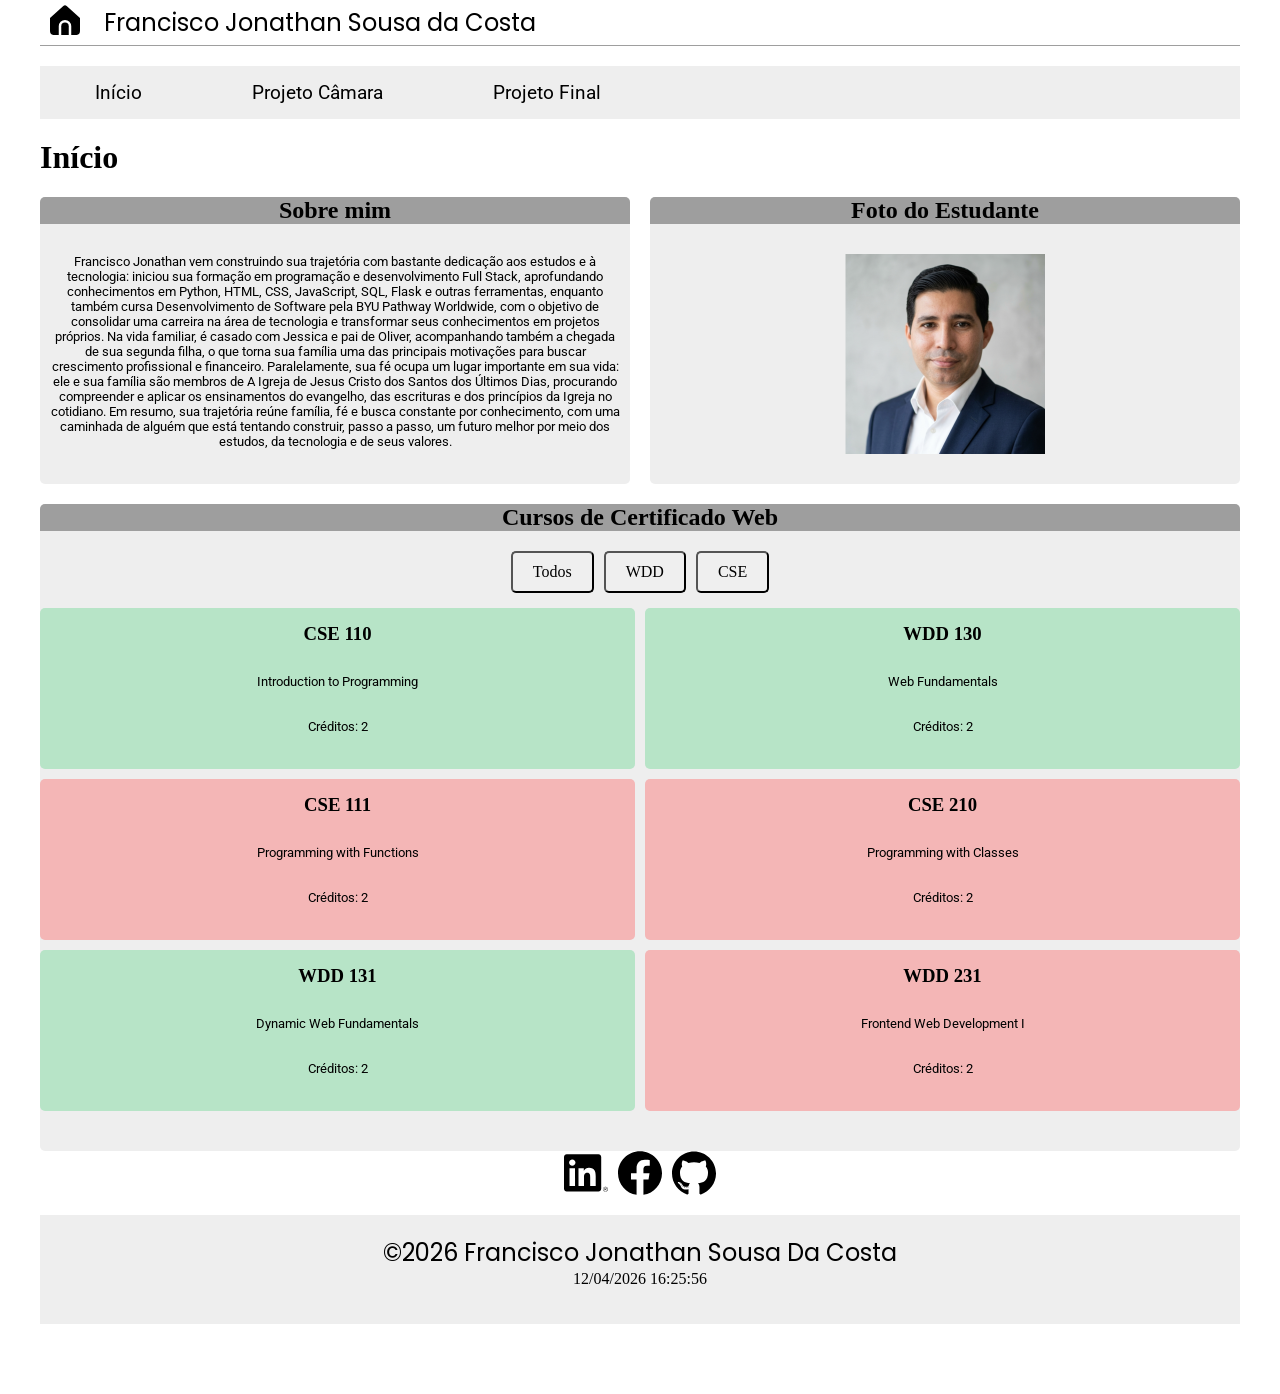
<file: index.html>
<!DOCTYPE html>
<html lang="pt-br">

<head>
  <meta charset="UTF-8">
  <meta name="viewport" content="width=device-width, initial-scale=1.0">
  <meta name="author" content="Francisco Jonathan Sousa da Costa">
  <meta name="description" content="Página inicial do curso WDD231 de desenvolvimento web, contendo uma página sobre, fotos do perfil do aluno e uma soma dos creditos dos cursos feitos">

  <meta property="og:title" content="Francisco Jonathan Sousa da Costa | WDD 231">
  <meta property="og:description" content="Um perfil sobre o aluno Jonathan Costa, suas aspirações e desejos para o futuro">
  <meta property="og:image" content="https://jonathanscosta.github.io/wdd231/imagens/foto_perfil.png">
  <meta property="og:url" content="https://jonathanscosta.github.io/wdd231/">

  

  <link rel="stylesheet" href="estilos/normaliza.css">
  <link rel="stylesheet" href="estilos/telas-pequenas.css">
  <link rel="stylesheet" href="estilos/maior.css">

  <link rel="icon" href="imagens/favicon.ico">


  <link rel="preconnect" href="https://fonts.googleapis.com">
  <link rel="preconnect" href="https://fonts.gstatic.com" crossorigin>
  <link
    href="https://fonts.googleapis.com/css2?family=Playfair+Display:ital,wght@0,400..900;1,400..900&family=Poppins:ital,wght@0,100;0,200;0,300;0,400;0,500;0,600;0,700;0,800;0,900;1,100;1,200;1,300;1,400;1,500;1,600;1,700;1,800;1,900&family=Roboto:ital,wght@0,100..900;1,100..900&display=swap"
    rel="stylesheet">

  
  <script src="scripts/navegacao.js" defer></script>
  <script src="scripts/data.js" defer></script>
  <script src="scripts/curso.js" defer></script>

  <title>Francisco Jonathan Sousa Da Costa | WDD231</title>
</head>

<body>
  <header>
    <img src="imagens/casa.svg" alt="logo do site em forma de casa">
    <span>Francisco Jonathan Sousa da Costa</span>
    <button id="ham-btn" class="menu-hamburger" aria-label="abrir menu"></button>
  </header>

  <nav id="nav-menu" class="navegacao">
    <ul>
      <li><a href="index.html">Início</a></li>
      <li><a href="camara/index.html">Projeto Câmara </a></li>
      <li><a href="projeto_final/index.html">Projeto Final</a></li>

    </ul>
  </nav>

  <main>
    <h1>Início</h1>

    <div class="container">

      <section class="sobreMim">
        <h2>Sobre mim</h2>

        <p>
          Francisco Jonathan vem construindo sua trajetória com bastante dedicação aos estudos e à tecnologia: iniciou
          sua formação em programação e desenvolvimento Full Stack, aprofundando conhecimentos em Python, HTML, CSS,
          JavaScript, SQL, Flask e outras ferramentas, enquanto também cursa Desenvolvimento de Software pela
          BYU Pathway Worldwide, com o objetivo de consolidar uma carreira na área de tecnologia e transformar seus
          conhecimentos em projetos próprios. Na vida familiar, é casado com Jessica e pai de Oliver, acompanhando
          também a chegada de sua segunda filha, o que torna sua família uma das principais motivações para buscar
          crescimento profissional e financeiro. Paralelamente, sua fé ocupa um lugar importante em sua vida: ele e sua
          família são membros de A Igreja de Jesus Cristo dos Santos dos Últimos Dias, procurando compreender e aplicar
          os ensinamentos do evangelho, das escrituras e dos princípios da Igreja no cotidiano. Em resumo, sua
          trajetória reúne família, fé e busca constante por conhecimento, com uma caminhada de alguém que está tentando
          construir, passo a passo, um futuro melhor por meio dos estudos, da tecnologia e de seus valores.
        </p>
      </section>

      <section class="foto">
        <h2>Foto do Estudante</h2>
        <img src="imagens/foto_perfil.png" alt="foto do perfil do aluno">
      </section>

      <section class="cursos">
        <h2>Cursos de Certificado Web</h2>

        <div class="botoes">
          <button id="todos">Todos</button>
          <button id="wdd">WDD</button>
          <button id="cse">CSE</button>
        </div>

        <div id="card"></div>

        <p id="creditos"></p>

    </div>

    </section>
    </div>
  </main>

  <footer>
    <div class="midia">
      <a href="https://www.linkedin.com/in/jonathan-costa-15b882378/" target="_blank"><img src="imagens/linkedin.svg"
          alt="icone do linkedin"></a>
      <a href="https://www.facebook.com/jonathan.oconors" target="_blank"><img src="imagens/facebook.svg"
          alt="icone do facebook"></a>
      <a href="https://github.com/jonathanscosta" target="_blank"><img src="imagens/github.svg"
          alt="icone do github"></a>
    </div>

    <div class="ano-atual">
      <span id="anoAtual"></span>
      <p id="ultima-atualizacao"></p>
    </div>
  </footer>
</body>

</html>
</file>
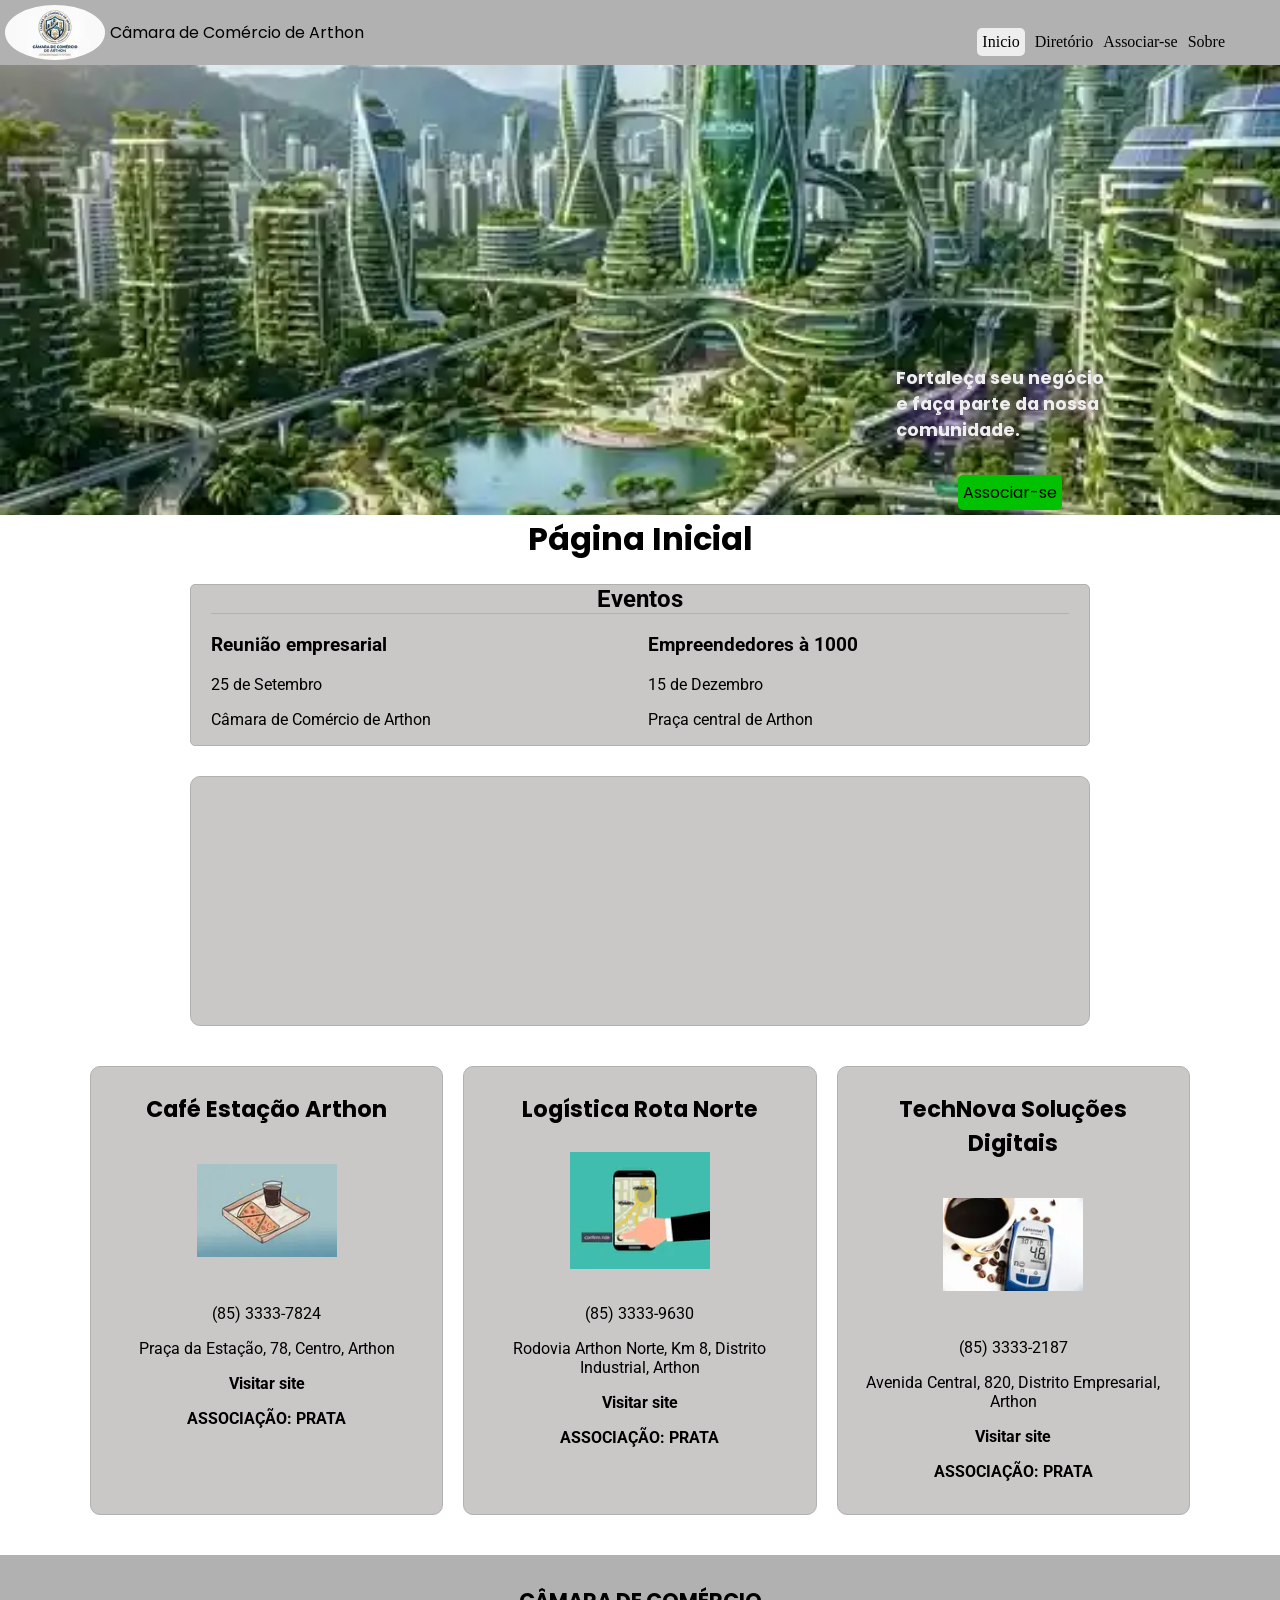
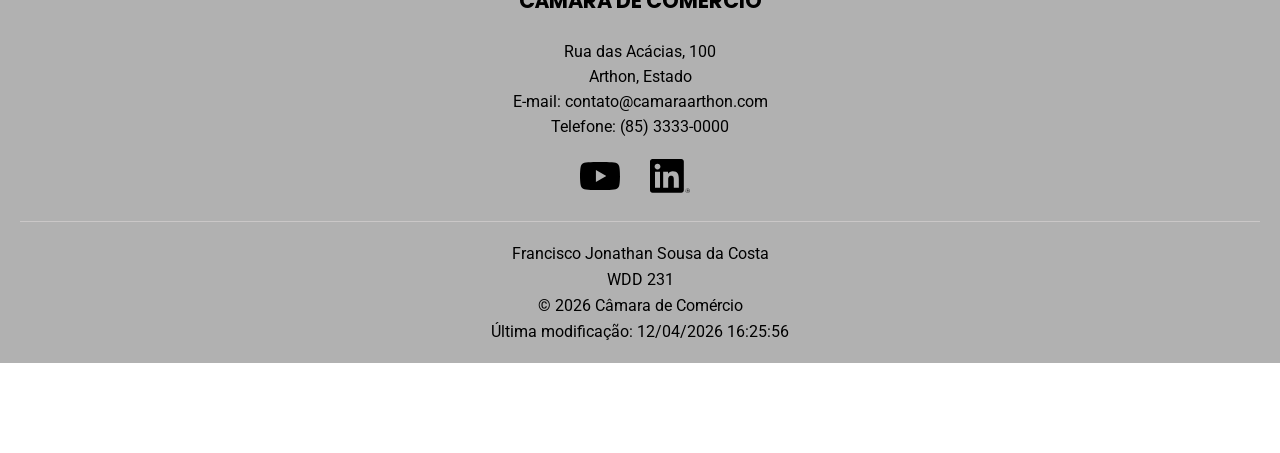
<file: camara/index.html>
<!DOCTYPE html>
<html lang="pt-br">

<head>
    <meta charset="UTF-8">
    <meta name="viewport" content="width=device-width, initial-scale=1.0">

    <title>Página Inicial Câmara de Comércio de Arthon</title>

    <meta name="description"
        content="site da camara de comércio da cidade fictícia de Arthon, mostrando empresas e demais novidades do comércio local">
    <meta name="author" content="Francisco Jonathan Sousa da Costa">

    <link rel="icon" href="imagens/favicon.ico">

    <meta property="og:title" content="Câmara de comércio de Arthon, com todas as suas empresas e informações">
    <meta property="og:description"
        content="Câmara de comércio de Arthon, site para unir nossos empresários com os moradores">
    <meta property="og:image" content="https://jonathanscosta.github.io/wdd231/camara/imagens/logo_camara.webp">
    <meta property="og:url" content="https://jonathanscosta.github.io/wdd231/camara/index.html">

    <link rel="stylesheet" href="estilos/normalize.css">
    <link rel="stylesheet" href="estilos/mobile.css">
    <link rel="stylesheet" href="estilos/desktop.css">

    <link rel="preconnect" href="https://fonts.googleapis.com">
    <link rel="preconnect" href="https://fonts.gstatic.com" crossorigin>

    <link
        href="https://fonts.googleapis.com/css2?family=Poppins:wght@400;600;700&family=Roboto:wght@400;700&display=swap"
        rel="stylesheet">

    <script src="scripts/index.js" defer></script>

</head>

<body>
    <header>
        <img src="imagens/logo_camara.webp" alt="Logo da câmara de comércio" width="150" height="82">
    
        <span>Câmara de Comércio de Arthon</span>
        <button id="ham-btn"></button>

    </header>
    <nav id="navegacao">
        <ul>
            <li class="atual"><a href="index.html" aria-current="page">Inicio</a></li>
            <li><a href="diretorio.html">Diretório</a></li>
            <li><a href="associacao.html">Associar-se</a></li>
            <li><a href="sobre.html">Sobre</a></li>
        </ul>
    </nav>
    <main>
        <div class="hero">
            <img src="imagens/hero.webp" alt="cidade de arthon" width="300" height="164" fetchpriority="high">
        </div>
        <p class="frase-hero">Fortaleça seu negócio <br> e faça parte da nossa <br> comunidade.</p>
        <a href="associar.html" id="acao-btn" class="acao-btn">Associar-se</a>
        <h1>Página Inicial</h1>

        <section id="eventos_atuais" class="eventos_atuais">
            <div id="evento" class="evento">

            </div>

        </section>

        <section id="tempo" class="tempo">
            <div id="clima" class="clima">

            </div>

        </section>

        <section id="empresas_em_destaque" class="empresas_em_destaque">

        </section>


    </main>
    <footer>


        <div class="footer-conteudo">

            <div class="footer-titulo">
                <h2>CÂMARA DE COMÉRCIO</h2>
            </div>

            <div class="footer-contato">
                <p>Rua das Acácias, 100</p>
                <p>Arthon, Estado</p>
                <p>E-mail: contato@camaraarthon.com</p>
                <p>Telefone: (85) 3333-0000</p>

                <div class="redes-sociais">
                    <a href="https://www.youtube.com/watch?v=RELXqbIH4MY" aria-label="YouTube" target="_blank"><img
                            src="imagens/youtube.svg" alt="Ícone do YouTube" width="40" height="40"></a>
                    <a href="https://www.linkedin.com/in/jonathan-costa-15b882378/" aria-label="LinkedIn"
                        target="_blank"><img src="imagens/linkedin.svg" alt="Ícone do LinkedIn" width="40"
                            height="40"></a>
                </div>
            </div>

        </div>

        <div class="footer-informacoes">
            <p>Francisco Jonathan Sousa da Costa</p>
            <p>WDD 231</p>
            <p id="anoAtual"></p>
            <p>Última modificação: <span id="ultima-atualizacao"></span></p>
        </div>

    </footer>

</body>

</html>
</file>
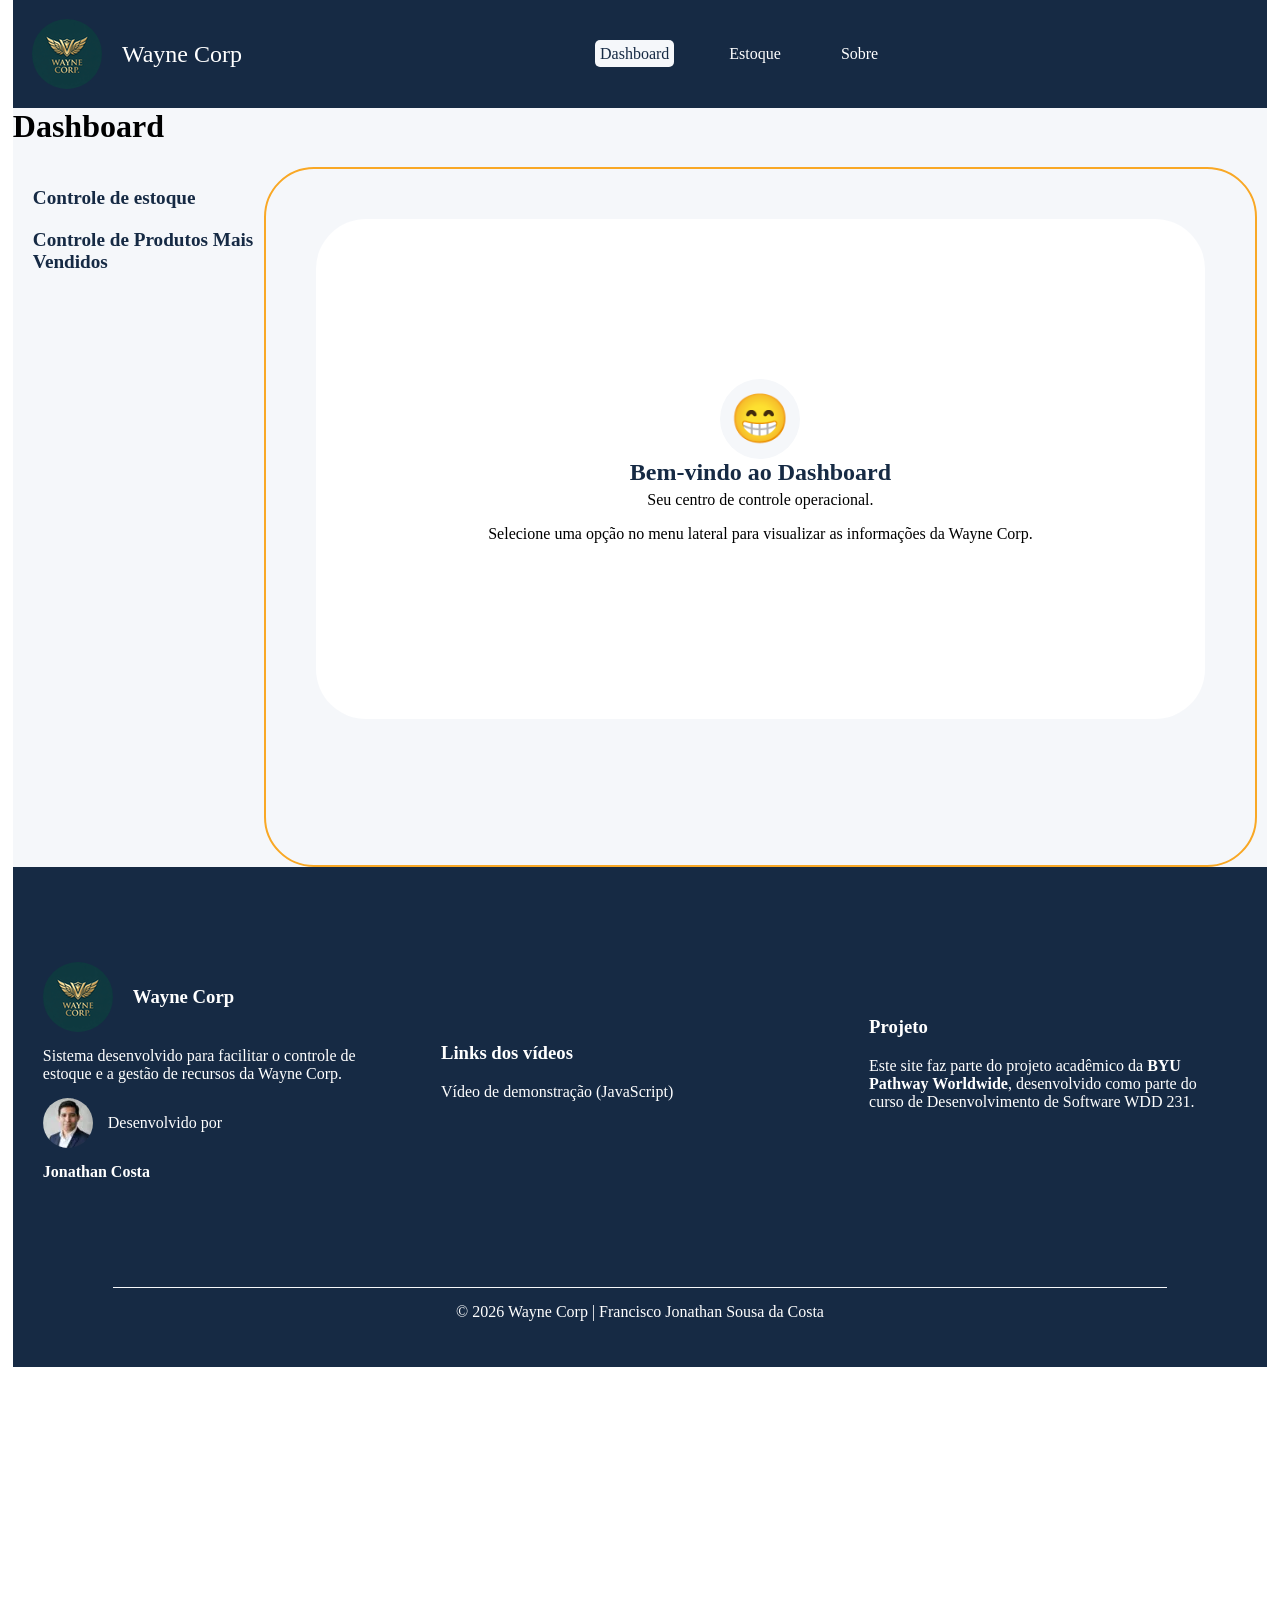
<file: projeto_final/index.html>
<!DOCTYPE html>
<html lang="pt-BR">

<head>
    <meta charset="UTF-8">
    <meta name="viewport" content="width=device-width, initial-scale=1.0">
    <meta name="description"
        content="Site das industrias wayne com o objetivo de controle de estoque e recursos, em que diferentes cargos tem diferentes acessos dentro do sistema">
    <meta name="author" content="Francisco Jonathan Sousa da Costa">

    <meta property="og:title" content="Wayne Corp, Sistema de Controle de estoque">
    <meta property="og:description" content="Sistema de controle de Estoque com o fito de organizar a empresa">
    <meta property="og:image" content="https://jonathanscosta.github.io/wdd231/projeto_final/imagens/logo_wayne.webp">
    <meta property="og:url" content="https://jonathanscosta.github.io/wdd231/projeto_final/index.html">

    <link rel="stylesheet" href="estilos/normalize.css">
    <link rel="stylesheet" href="estilos/mobile.css">
    <link rel="stylesheet" href="estilos/desktop.css">

    <link rel="icon" href="imagens/favicon.ico">

    <title>Wayne Corp</title>

    <link rel="preconnect" href="https://fonts.googleapis.com">
    <link rel="preconnect" href="https://fonts.gstatic.com" crossorigin>

    <link
        href="https://fonts.googleapis.com/css2?family=Poppins:wght@400;600;700&family=Roboto:wght@400;700&display=swap"
        rel="stylesheet">

    <script type="module" src="scripts/main.js "></script>
    <script type="module" src="scripts/estoque.mjs"></script>

</head>

<body>
    <header>
        <a href="index.html"><img src="imagens/logo_wayne.webp" alt="logotipo da wayne corp" width="70" height="70"></a>
        <span>Wayne Corp</span>

        <button id="menu_ham" type="button"></button>


        <nav aria-label="Navegação principal" class="navegacao" id="navegacao">
            <ul>
                <li><a href="index.html" aria-current="page" class="destaque">Dashboard</a></li>
                <li><a href="estoque.html">Estoque</a></li>
                <li><a href="sobre.html">Sobre</a></li>
            </ul>
        </nav>
    </header>



    <main>
        <h1>Dashboard</h1>

        <div id="dashboard"></div>
        <div id="menu_lateral">
            <nav id="menu">
                <ul>
                    <li><a href="#" id="controle_estoque">Controle de estoque</a></li>
                    <li><a href="#" id="produtos_mais_vendidos">Controle de Produtos Mais Vendidos</a></li>
                </ul>
            </nav>

        </div>


        <div id="cards_dashboard">

            <section id="boas_vindas">
                <div class="icone_boas_vindas">
                    <span>😁</span>
                </div>

                <h2>Bem-vindo ao Dashboard</h2>

                <p>
                    Seu centro de controle operacional.
                </p>

                <p>
                    Selecione uma opção no menu lateral para
                    visualizar as informações da Wayne Corp.
                </p>

            </section>

        </div>

    </main>

    <footer id="rodape">

        <div id="empresa">

        </div>

        <div id="videos">

        </div>

        <div id="identificador">

        </div>

        <div id="direitos">

        </div>

    </footer>
</body>

</html>
</file>
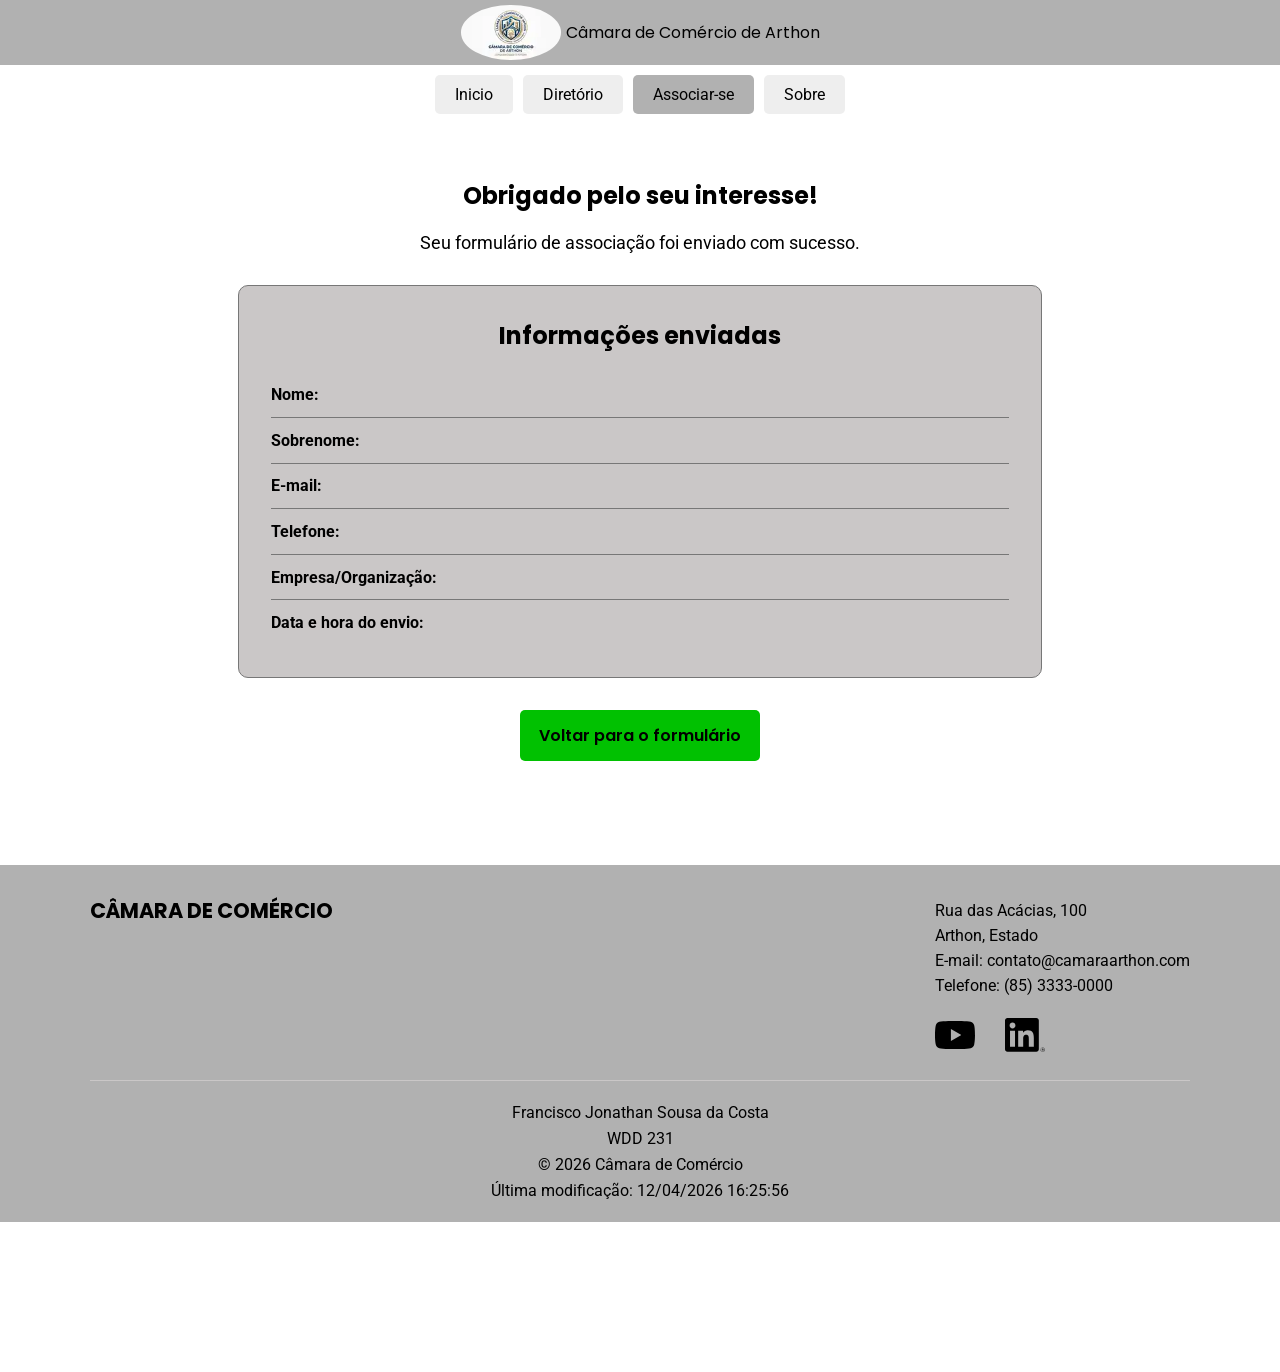
<file: camara/agradecimento.html>
<!DOCTYPE html>
<html lang="pt-br">

<head>

    <meta charset="UTF-8">

    <meta name="viewport" content="width=device-width, initial-scale=1.0">

    <title>Obrigado | Câmara de Comércio de Arthon</title>

    <meta name="description"
        content="Confirmação do formulário de associação da Câmara de Comércio de Arthon.">

    <meta name="author"
        content="Francisco Jonathan Sousa da Costa">

    <link rel="icon" href="imagens/favicon.ico">

    <meta property="og:title"
        content="Obrigado | Câmara de Comércio de Arthon">

    <meta property="og:description"
        content="Confirmação do formulário de associação da Câmara de Comércio de Arthon.">

    <meta property="og:image"
        content="https://jonathanscosta.github.io/wdd231/camara/imagens/logo_camara.webp">

    <meta property="og:url"
        content="https://jonathanscosta.github.io/wdd231/camara/agradecimento.html">

  

    <link rel="stylesheet" href="estilos/normalize.css">
    <link rel="stylesheet" href="estilos/agradecimento.css">
    <link rel="stylesheet" href="estilos/agradecimento_grande.css">

    

    <link rel="preconnect" href="https://fonts.googleapis.com">
    <link rel="preconnect" href="https://fonts.gstatic.com" crossorigin>

    <link
        href="https://fonts.googleapis.com/css2?family=Poppins:wght@400;600;700&family=Roboto:wght@400;700&display=swap"
        rel="stylesheet">

    <script src="scripts/agradecimento.js" defer></script>

</head>

<body>

    <!-- CABEÇALHO -->

    <header>

        <img
            src="imagens/logo_camara.webp"
            alt="Logo da Câmara de Comércio"
            width="150"
            height="82">

        <span>Câmara de Comércio de Arthon</span>

        <button
            id="ham-btn"
            aria-label="Abrir menu">
        </button>

    </header>


    <!-- NAVEGAÇÃO -->

    <nav id="navegacao">

        <ul>

            <li>
                <a href="index.html">Inicio</a>
            </li>

            <li>
                <a href="diretorio.html">Diretório</a>
            </li>

            <li class="atual">
                <a href="associacao.html">
                    Associar-se
                </a>
            </li>

            <li>
                <a href="Sobre.html">Sobre</a>
            </li>

        </ul>

    </nav>


    <!-- CONTEÚDO PRINCIPAL -->

    <main>

        <section class="confirmacao">

            <h1>Obrigado pelo seu interesse!</h1>

            <p>
                Seu formulário de associação foi enviado com sucesso.
            </p>


            <div class="dados-formulario">

                <h2>Informações enviadas</h2>


                <p>
                    <strong>Nome:</strong>
                    <span id="resultadoNome"></span>
                </p>


                <p>
                    <strong>Sobrenome:</strong>
                    <span id="resultadoSobrenome"></span>
                </p>


                <p>
                    <strong>E-mail:</strong>
                    <span id="resultadoEmail"></span>
                </p>


                <p>
                    <strong>Telefone:</strong>
                    <span id="resultadoTelefone"></span>
                </p>


                <p>
                    <strong>Empresa/Organização:</strong>
                    <span id="resultadoOrganizacao"></span>
                </p>


                <p>
                    <strong>Data e hora do envio:</strong>
                    <span id="resultadoDataHora"></span>
                </p>

            </div>


            <a
                class="botao-voltar"
                href="associacao.html">

                Voltar para o formulário

            </a>

        </section>

    </main>


    <!-- RODAPÉ -->

    <footer>

        <div class="footer-conteudo">

            <div class="footer-titulo">

                <h2>CÂMARA DE COMÉRCIO</h2>

            </div>


            <div class="footer-contato">

                <p>Rua das Acácias, 100</p>

                <p>Arthon, Estado</p>

                <p>
                    E-mail: contato@camaraarthon.com
                </p>

                <p>
                    Telefone: (85) 3333-0000
                </p>


                <div class="redes-sociais">

                    <a
                        href="https://www.youtube.com/watch?v=RELXqbIH4MY"
                        aria-label="YouTube"
                        target="_blank"
                        rel="noopener noreferrer">

                        <img
                            src="imagens/youtube.svg"
                            alt="Ícone do YouTube"
                            width="40"
                            height="40">

                    </a>


                    <a
                        href="https://www.linkedin.com/in/jonathan-costa-15b882378/"
                        aria-label="LinkedIn"
                        target="_blank"
                        rel="noopener noreferrer">

                        <img
                            src="imagens/linkedin.svg"
                            alt="Ícone do LinkedIn"
                            width="40"
                            height="40">

                    </a>

                </div>

            </div>

        </div>


        <div class="footer-informacoes">

            <p>
                Francisco Jonathan Sousa da Costa
            </p>

            <p>
                WDD 231
            </p>

            <p id="anoAtual"></p>

            <p>
                Última modificação:
                <span id="ultima-atualizacao"></span>
            </p>

        </div>

    </footer>

</body>

</html>
</file>
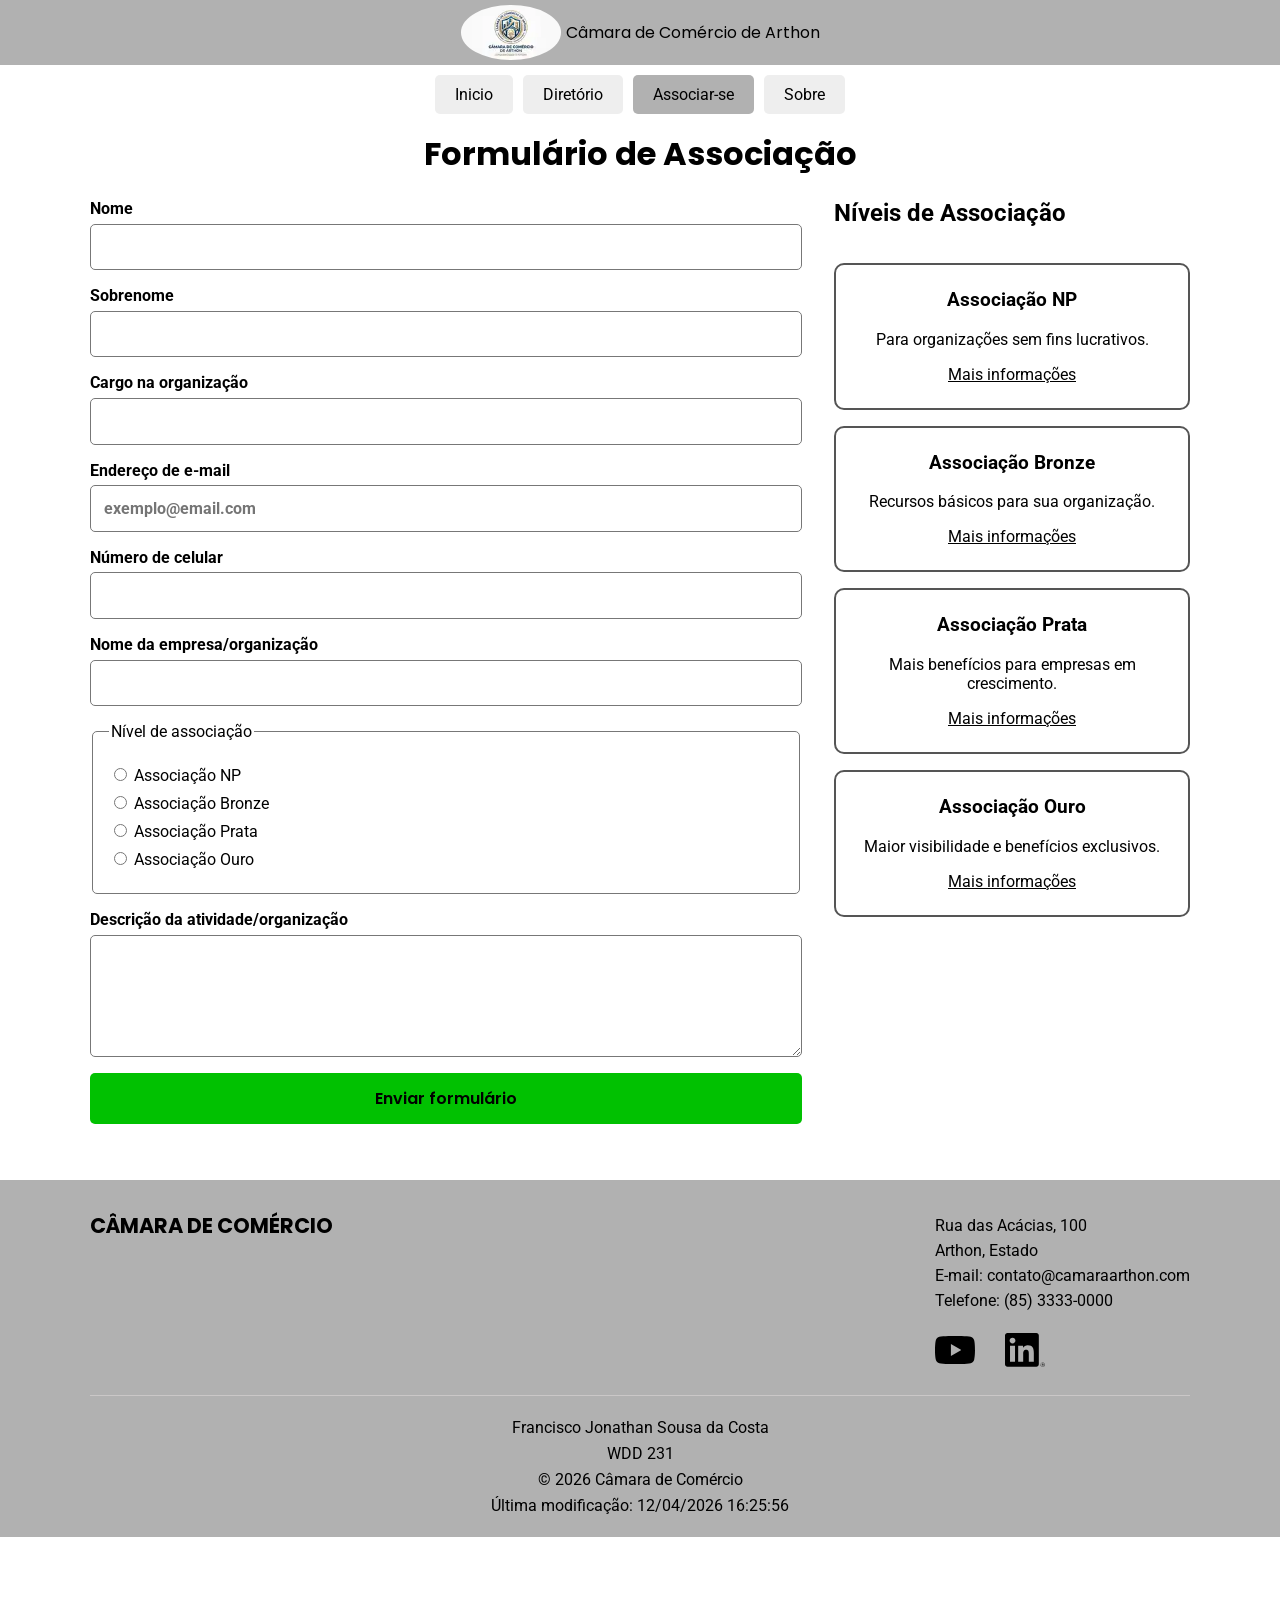
<file: camara/associacao.html>
<!DOCTYPE html>
<html lang="pt-br">

<head>
    <meta charset="UTF-8">

    <meta name="viewport" content="width=device-width, initial-scale=1.0">

    <title>Associe-se à Câmara de Comércio de Arthon</title>

    <meta name="description"
        content="Página de associação da Câmara de Comércio da cidade fictícia de Arthon.">

    <meta name="author" content="Francisco Jonathan Sousa da Costa">

    <link rel="icon" href="imagens/favicon.ico">

    <meta property="og:title"
        content="Câmara de Comércio de Arthon">

    <meta property="og:description"
        content="Página de associação da Câmara de Comércio de Arthon.">

    <meta property="og:image"
        content="https://jonathanscosta.github.io/wdd231/camara/imagens/logo_camara.webp">

    <meta property="og:url"
        content="https://jonathanscosta.github.io/wdd231/camara/associacao.html">

    <link rel="stylesheet" href="estilos/normalize.css">
    <link rel="stylesheet" href="estilos/associacao.css">
    <link rel="stylesheet" href="estilos/associacao_grande.css">

    <link rel="preconnect" href="https://fonts.googleapis.com">
    <link rel="preconnect" href="https://fonts.gstatic.com" crossorigin>

    <link
        href="https://fonts.googleapis.com/css2?family=Poppins:wght@400;600;700&family=Roboto:wght@400;700&display=swap"
        rel="stylesheet">

    <script src="scripts/associacao.js" defer></script>

</head>

<body>

    <!-- CABEÇALHO -->

    <header>

        <img
            src="imagens/logo_camara.webp"
            alt="Logo da Câmara de Comércio"
            width="150"
            height="82">

        <span>Câmara de Comércio de Arthon</span>

        <button id="ham-btn"></button>

    </header>


    <!-- NAVEGAÇÃO -->

    <nav id="navegacao">

        <ul>

            <li>
                <a href="index.html">Inicio</a>
            </li>

            <li>
                <a href="diretorio.html">Diretório</a>
            </li>

            <li class="atual">
                <a href="associacao.html" aria-current="page">
                    Associar-se
                </a>
            </li>

            <li>
                <a href="sobre.html">Sobre</a>
            </li>

        </ul>

    </nav>


    <!-- CONTEÚDO PRINCIPAL -->

    <main>

        <h1>Formulário de Associação</h1>

        <div class="area-associacao">

            <!-- FORMULÁRIO -->

            <form action="agradecimento.html" method="get">

                <label>
                    Nome

                    <input
                        type="text"
                        name="nome"
                        title="Digite seu primeiro nome."
                        autocomplete="given-name"
                        required>
                </label>


                <label>
                    Sobrenome

                    <input
                        type="text"
                        name="sobrenome"
                        title="Digite seu sobrenome."
                        autocomplete="family-name"
                        required>
                </label>


                <label>
                    Cargo na organização

                    <input
                        type="text"
                        name="cargo"
                        title="Digite seu cargo na organização."
                        autocomplete="organization-title"
                        pattern="[A-Za-zÀ-ÿ\s-]{7,}">
                </label>


                <label>
                    Endereço de e-mail

                    <input
                        type="email"
                        name="email"
                        title="Digite seu endereço de e-mail."
                        autocomplete="email"
                        placeholder="exemplo@email.com"
                        required>
                </label>


                <label>
                    Número de celular

                    <input
                        type="tel"
                        name="telefone"
                        title="Digite seu número de celular."
                        autocomplete="tel"
                        required>
                </label>


                <label>
                    Nome da empresa/organização

                    <input
                        type="text"
                        name="organizacao"
                        title="Digite o nome da empresa ou organização."
                        autocomplete="organization"
                        required>
                </label>


                <!-- NÍVEL DE ASSOCIAÇÃO -->

                <fieldset>

                    <legend>Nível de associação</legend>

                    <label>
                        <input
                            type="radio"
                            name="nivel"
                            value="np"
                            required>

                        Associação NP
                    </label>


                    <label>
                        <input
                            type="radio"
                            name="nivel"
                            value="bronze">

                        Associação Bronze
                    </label>


                    <label>
                        <input
                            type="radio"
                            name="nivel"
                            value="silver">

                        Associação Prata
                    </label>


                    <label>
                        <input
                            type="radio"
                            name="nivel"
                            value="gold">

                        Associação Ouro
                    </label>

                </fieldset>


                <!-- DESCRIÇÃO -->

                <label>
                    Descrição da atividade/organização

                    <textarea
                        name="descricao"
                        title="Descreva a atividade da empresa ou organização."
                        rows="5"></textarea>
                </label>


                <!-- DATA E HORA -->

                <input
                    type="hidden"
                    name="dataHora"
                    id="dataHora">


                <!-- ENVIO -->

                <button type="submit">
                    Enviar formulário
                </button>

            </form>


            <!-- CARTÕES DOS NÍVEIS -->

            <section class="cartoes-associacao">

                <h2>Níveis de Associação</h2>


                <article class="cartao nivel-np">

                    <h3>Associação NP</h3>

                    <p>
                        Para organizações sem fins lucrativos.
                    </p>

                    <a href="#modal-np">
                        Mais informações
                    </a>

                </article>


                <article class="cartao nivel-bronze">

                    <h3>Associação Bronze</h3>

                    <p>
                        Recursos básicos para sua organização.
                    </p>

                    <a href="#modal-bronze">
                        Mais informações
                    </a>

                </article>


                <article class="cartao nivel-prata">

                    <h3>Associação Prata</h3>

                    <p>
                        Mais benefícios para empresas em crescimento.
                    </p>

                    <a href="#modal-prata">
                        Mais informações
                    </a>

                </article>


                <article class="cartao nivel-ouro">

                    <h3>Associação Ouro</h3>

                    <p>
                        Maior visibilidade e benefícios exclusivos.
                    </p>

                    <a href="#modal-ouro">
                        Mais informações
                    </a>

                </article>

            </section>

        </div>


        <!-- MODAL NP -->

        <dialog id="modal-np">

            <h2>Associação NP</h2>

            <p>
                A Associação NP é destinada a organizações sem fins
                lucrativos.
            </p>

            <ul>
                <li>Sem taxa de associação.</li>
                <li>Acesso a eventos da Câmara.</li>
                <li>Participação em atividades comunitárias.</li>
            </ul>

            <button class="fechar-modal">
                Fechar
            </button>

        </dialog>


        <!-- MODAL BRONZE -->

        <dialog id="modal-bronze">

            <h2>Associação Bronze</h2>

            <p>
                A associação Bronze oferece recursos básicos para
                empresas e organizações.
            </p>

            <ul>
                <li>Acesso a eventos empresariais.</li>
                <li>Descontos em eventos selecionados.</li>
                <li>Acesso a treinamentos.</li>
            </ul>

            <button class="fechar-modal">
                Fechar
            </button>

        </dialog>


        <!-- MODAL PRATA -->

        <dialog id="modal-prata">

            <h2>Associação Prata</h2>

            <p>
                A associação Prata oferece benefícios adicionais
                para empresas que desejam aumentar sua presença.
            </p>

            <ul>
                <li>Todos os benefícios Bronze.</li>
                <li>Descontos maiores em eventos.</li>
                <li>Treinamentos exclusivos.</li>
                <li>Publicidade no site da Câmara.</li>
            </ul>

            <button class="fechar-modal">
                Fechar
            </button>

        </dialog>


        <!-- MODAL OURO -->

        <dialog id="modal-ouro">

            <h2>Associação Ouro</h2>

            <p>
                A associação Ouro oferece o maior conjunto de
                benefícios da Câmara.
            </p>

            <ul>
                <li>Todos os benefícios Prata.</li>
                <li>Publicidade em posição de destaque.</li>
                <li>Eventos especiais.</li>
                <li>Treinamentos exclusivos.</li>
                <li>Maior visibilidade para a organização.</li>
            </ul>

            <button class="fechar-modal">
                Fechar
            </button>

        </dialog>

    </main>


    <!-- RODAPÉ -->

    <footer>

        <div class="footer-conteudo">

            <div class="footer-titulo">

                <h2>CÂMARA DE COMÉRCIO</h2>

            </div>


            <div class="footer-contato">

                <p>Rua das Acácias, 100</p>

                <p>Arthon, Estado</p>

                <p>
                    E-mail: contato@camaraarthon.com
                </p>

                <p>
                    Telefone: (85) 3333-0000
                </p>


                <div class="redes-sociais">

                    <a
                        href="https://www.youtube.com/watch?v=RELXqbIH4MY"
                        aria-label="YouTube"
                        target="_blank">

                        <img
                            src="imagens/youtube.svg"
                            alt="Ícone do YouTube"
                            width="40"
                            height="40">

                    </a>


                    <a
                        href="https://www.linkedin.com/in/jonathan-costa-15b882378/"
                        aria-label="LinkedIn"
                        target="_blank">

                        <img
                            src="imagens/linkedin.svg"
                            alt="Ícone do LinkedIn"
                            width="40"
                            height="40">

                    </a>

                </div>

            </div>

        </div>


        <div class="footer-informacoes">

            <p>
                Francisco Jonathan Sousa da Costa
            </p>

            <p>
                WDD 231
            </p>

            <p id="anoAtual"></p>

            <p>
                Última modificação:
                <span id="ultima-atualizacao"></span>
            </p>

        </div>

    </footer>

</body>

</html>
</file>
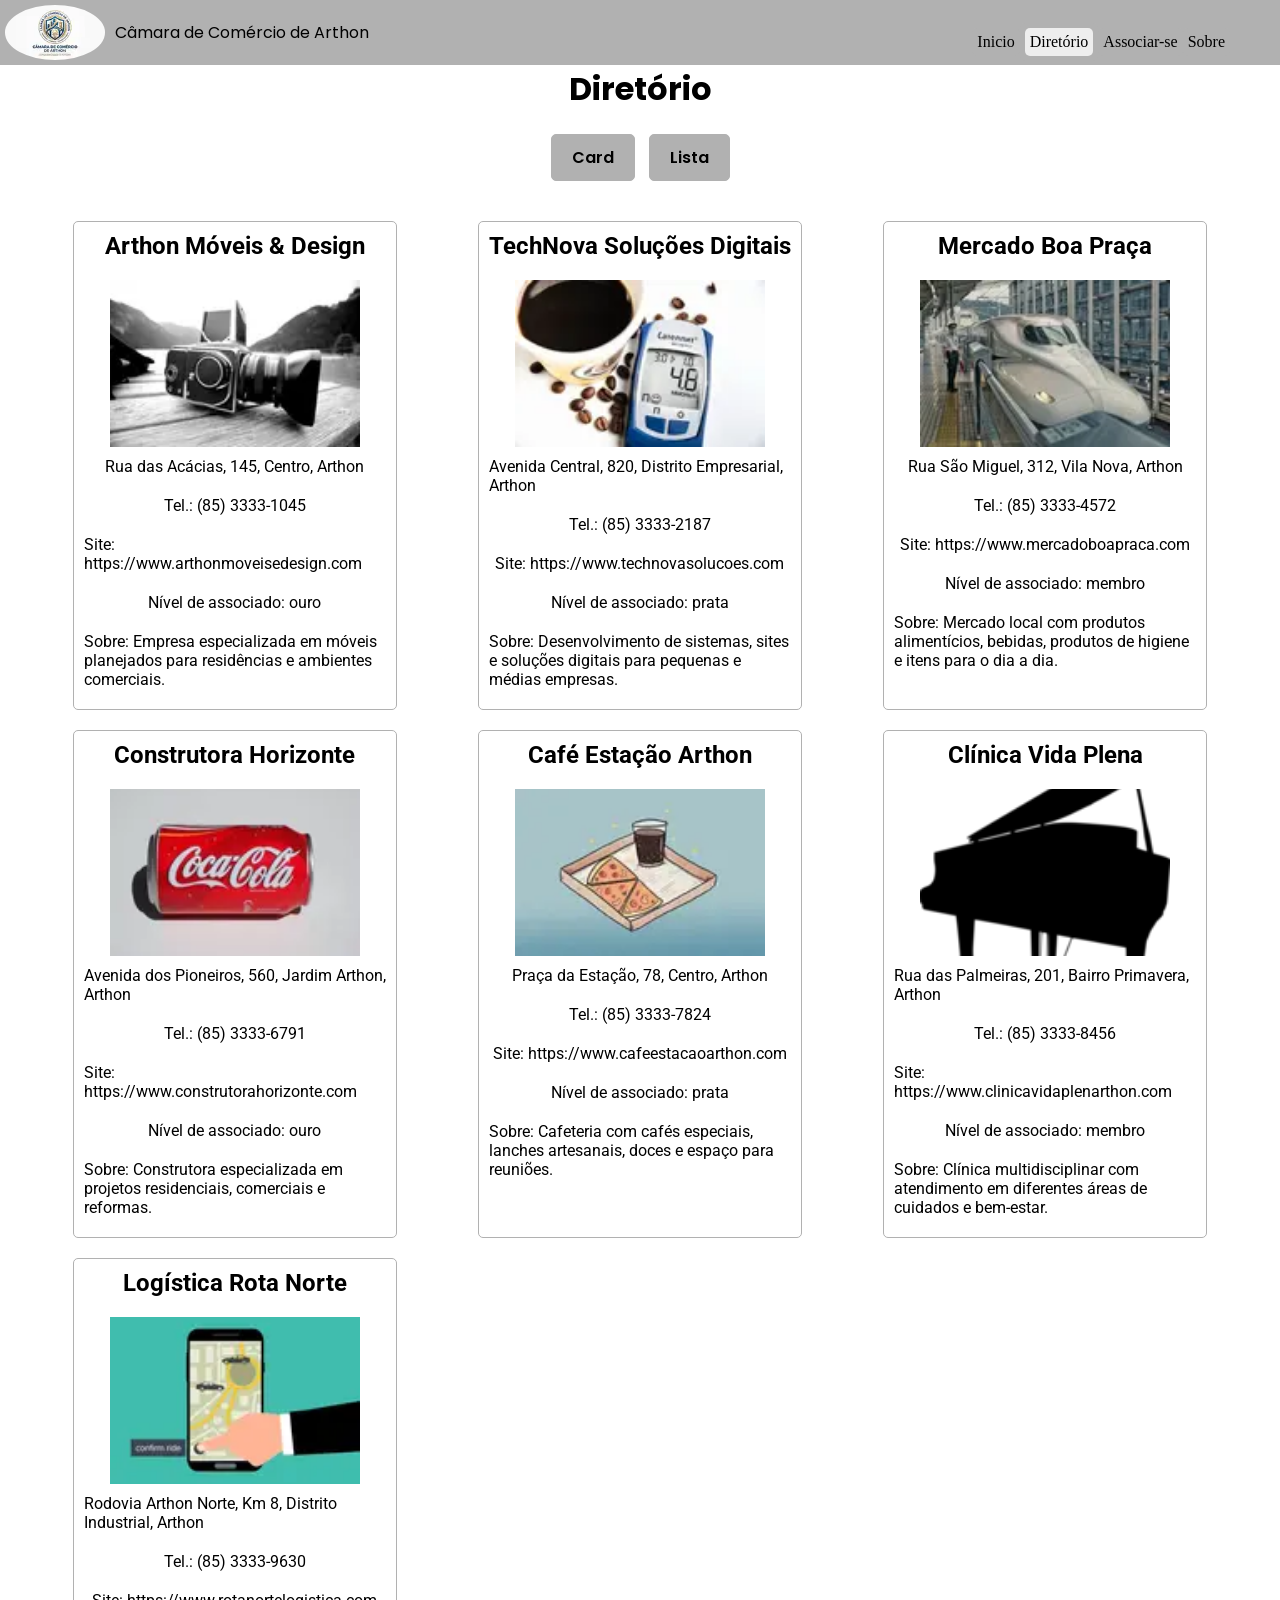
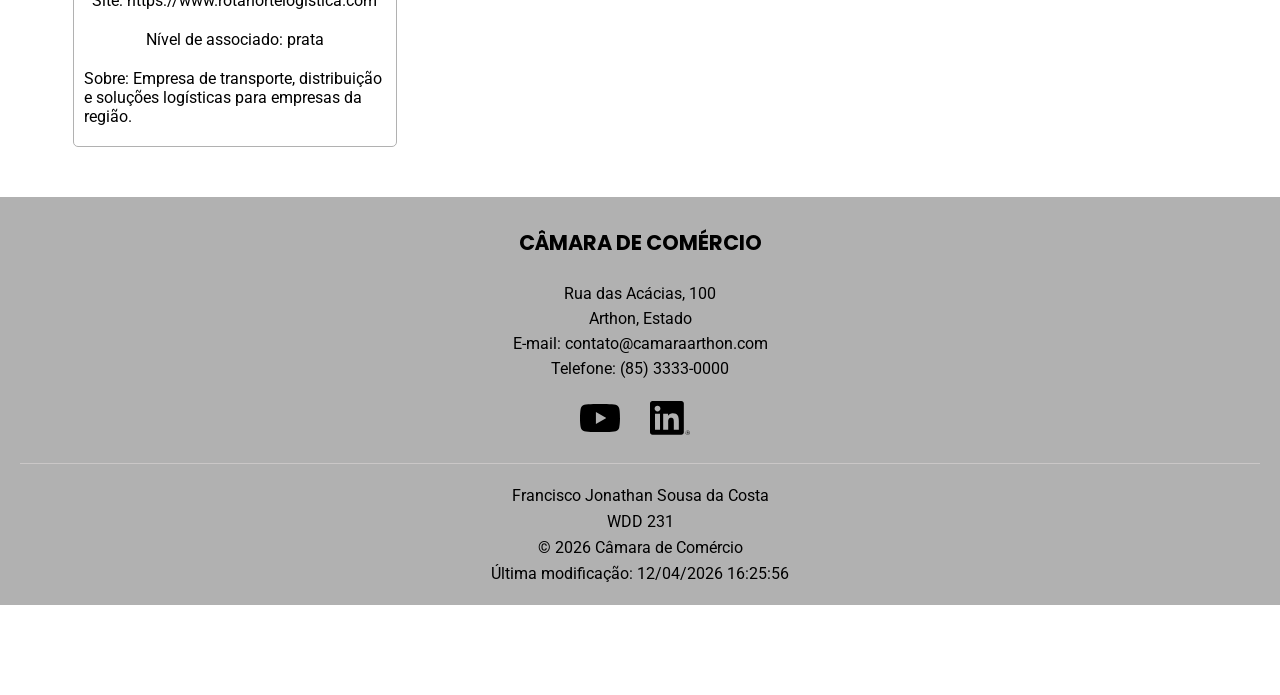
<file: camara/diretorio.html>
<!DOCTYPE html>
<html lang="pt-br">

<head>
    <meta charset="UTF-8">
    <meta name="viewport" content="width=device-width, initial-scale=1.0">

    <title>Diretório Câmara de Comércio de Arthon</title>

    <meta name="description"
        content="site da camara de comércio da cidade fictícia de Arthon, mostrando empresas e demais novidades do comércio local">
    <meta name="author" content="Francisco Jonathan Sousa da Costa">

    <link rel="icon" href="imagens/favicon.ico">

    <meta property="og:title" content="Câmara de comércio de Arthon, com todas as suas empresas e informações">
    <meta property="og:description"
        content="Câmara de comércio de Arthon, site para unir nossos empresários com os moradores">
    <meta property="og:image" content="https://jonathanscosta.github.io/wdd231/camara/imagens/logo_camara.webp">
    <meta property="og:url" content="https://jonathanscosta.github.io/wdd231/camara/diretorio.html">

    <link rel="stylesheet" href="estilos/normalize.css">
    <link rel="stylesheet" href="estilos/mobile.css">
    <link rel="stylesheet" href="estilos/desktop.css">

    <link rel="preconnect" href="https://fonts.googleapis.com">
    <link rel="preconnect" href="https://fonts.gstatic.com" crossorigin>

    <link
        href="https://fonts.googleapis.com/css2?family=Playfair+Display:wght@400;600;700&family=Poppins:wght@400;600;700&family=Roboto:wght@400;500;700&display=swap"
        rel="stylesheet">

    <script src="scripts/diretorio.js" defer></script>

</head>

<body>
    <header>
        <img src="imagens/logo_camara.webp" alt="Logo da câmara de comércio" width="150" height="82">
        <div></div>
        <span>Câmara de Comércio de Arthon</span>
        <button id="ham-btn"></button>

    </header>
    <nav id="navegacao">
        <ul>
            <li><a href="index.html">Inicio</a></li>
            <li class="atual"><a href="#" aria-current="page">Diretório</a></li>
            <li><a href="associacao.html">Associar-se</a></li>
            <li><a href="sobre.html">Sobre</a></li>
        </ul>
    </nav>
    <main>
        
        <h1>Diretório</h1>

        <div id="botoes">
            <button id="botao-card">Card</button>
            <button id="botao-lista">Lista</button>
        </div>

        <div id="lista_de_empresas">

        </div>
    </main>
    <footer>


        <div class="footer-conteudo">

            <div class="footer-titulo">
                <h2>CÂMARA DE COMÉRCIO</h2>
            </div>

            <div class="footer-contato">
                <p>Rua das Acácias, 100</p>
                <p>Arthon, Estado</p>
                <p>E-mail: contato@camaraarthon.com</p>
                <p>Telefone: (85) 3333-0000</p>

                <div class="redes-sociais">
                    <a href="https://www.youtube.com/watch?v=RELXqbIH4MY" aria-label="YouTube" target="_blank"><img src="imagens/youtube.svg" alt="icone do youtube"></a>
                    <a href="https://www.linkedin.com/in/jonathan-costa-15b882378/" aria-label="LinkedIn" target="_blank"><img src="imagens/linkedin.svg" alt="linkedin"></a>
                </div>
            </div>

        </div>

        <div class="footer-informacoes">
            <p>Francisco Jonathan Sousa da Costa</p>
            <p>WDD 231</p>
            <p id="anoAtual"></p>
            <p>Última modificação: <span id="ultima-atualizacao"></span></p>
        </div>

    </footer>

</body>

</html>
</file>
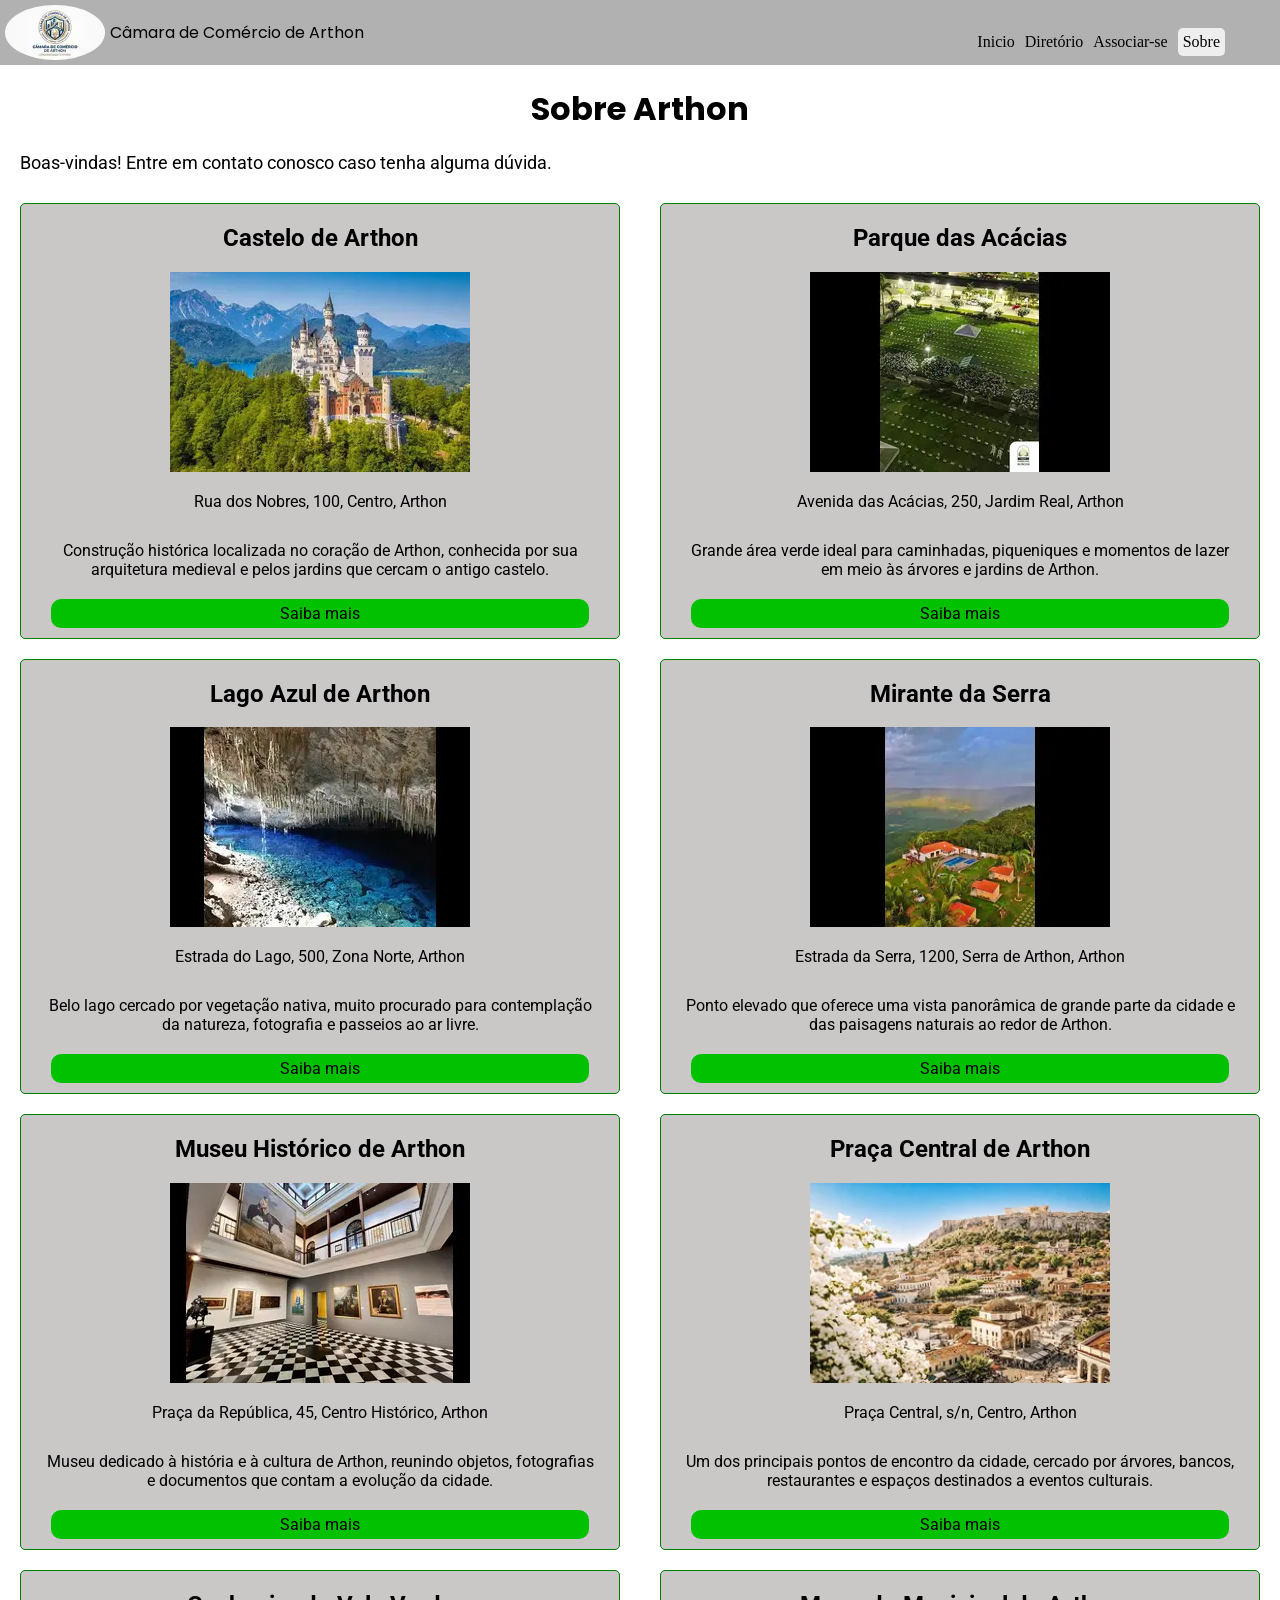
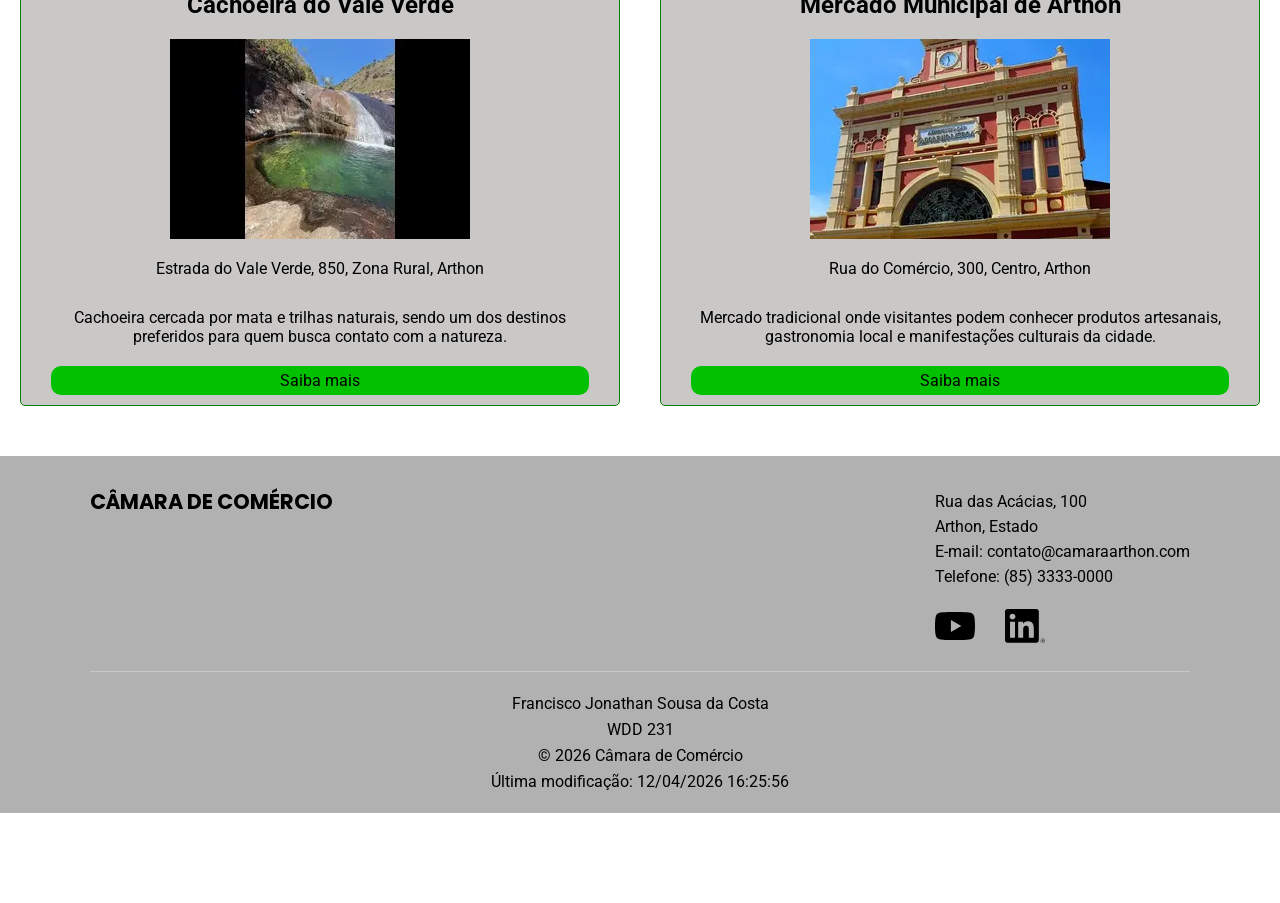
<file: camara/sobre.html>
<!DOCTYPE html>
<html lang="pt-br">

<head>
    <meta charset="UTF-8">
    <meta name="viewport" content="width=device-width, initial-scale=1.0">

    <title>Sobre Câmara de Comércio de Arthon</title>

    <meta name="description"
        content="site da camara de comércio da cidade fictícia de Arthon, mostrando empresas e demais novidades do comércio local">
    <meta name="author" content="Francisco Jonathan Sousa da Costa">

    <link rel="icon" href="imagens/favicon.ico">

    <meta property="og:title" content="Câmara de comércio de Arthon, com todas as suas empresas e informações">
    <meta property="og:description"
        content="Câmara de comércio de Arthon, site para unir nossos empresários com os moradores">
    <meta property="og:image" content="https://jonathanscosta.github.io/wdd231/camara/imagens/logo_camara.webp">
    <meta property="og:url" content="https://jonathanscosta.github.io/wdd231/camara/index.html">

    <link rel="stylesheet" href="estilos/normalize.css">
    <link rel="stylesheet" href="estilos/sobre.css">
    <link rel="stylesheet" href="estilos/sobre_medio.css">
    <link rel="stylesheet" href="estilos/sobre_grande.css">

    <link rel="preconnect" href="https://fonts.googleapis.com">
    <link rel="preconnect" href="https://fonts.gstatic.com" crossorigin>

    <link
        href="https://fonts.googleapis.com/css2?family=Poppins:wght@400;600;700&family=Roboto:wght@400;700&display=swap"
        rel="stylesheet">

    <script type="module" src="scripts/sobre.js"></script>

</head>

<body>
    <header>
        <img src="imagens/logo_camara.webp" alt="Logo da câmara de comércio" width="150" height="82">
    
        <span>Câmara de Comércio de Arthon</span>
        <button id="ham-btn"></button>

    </header>
    <nav id="navegacao">
        <ul>
            <li ><a href="index.html" >Inicio</a></li>
            <li><a href="diretorio.html">Diretório</a></li>
            <li><a href="associacao.html">Associar-se</a></li>
            <li class="atual"><a href="sobre.html" aria-current="page">Sobre</a></li>
        </ul>
    </nav>
    <main>

        <h1>Sobre Arthon</h1>

        <div id="mensagem_visita">

        </div>
        
      <section class="cards" id="cards">


      </section>


    </main>
    <footer>


        <div class="footer-conteudo">

            <div class="footer-titulo">
                <h2>CÂMARA DE COMÉRCIO</h2>
            </div>

            <div class="footer-contato">
                <p>Rua das Acácias, 100</p>
                <p>Arthon, Estado</p>
                <p>E-mail: contato@camaraarthon.com</p>
                <p>Telefone: (85) 3333-0000</p>

                <div class="redes-sociais">
                    <a href="https://www.youtube.com/watch?v=RELXqbIH4MY" aria-label="YouTube" target="_blank"><img
                            src="imagens/youtube.svg" alt="Ícone do YouTube" width="40" height="40"></a>
                    <a href="https://www.linkedin.com/in/jonathan-costa-15b882378/" aria-label="LinkedIn"
                        target="_blank"><img src="imagens/linkedin.svg" alt="Ícone do LinkedIn" width="40"
                            height="40"></a>
                </div>
            </div>

        </div>

        <div class="footer-informacoes">
            <p>Francisco Jonathan Sousa da Costa</p>
            <p>WDD 231</p>
            <p id="anoAtual"></p>
            <p>Última modificação: <span id="ultima-atualizacao"></span></p>
        </div>

    </footer>

</body>

</html>
</file>
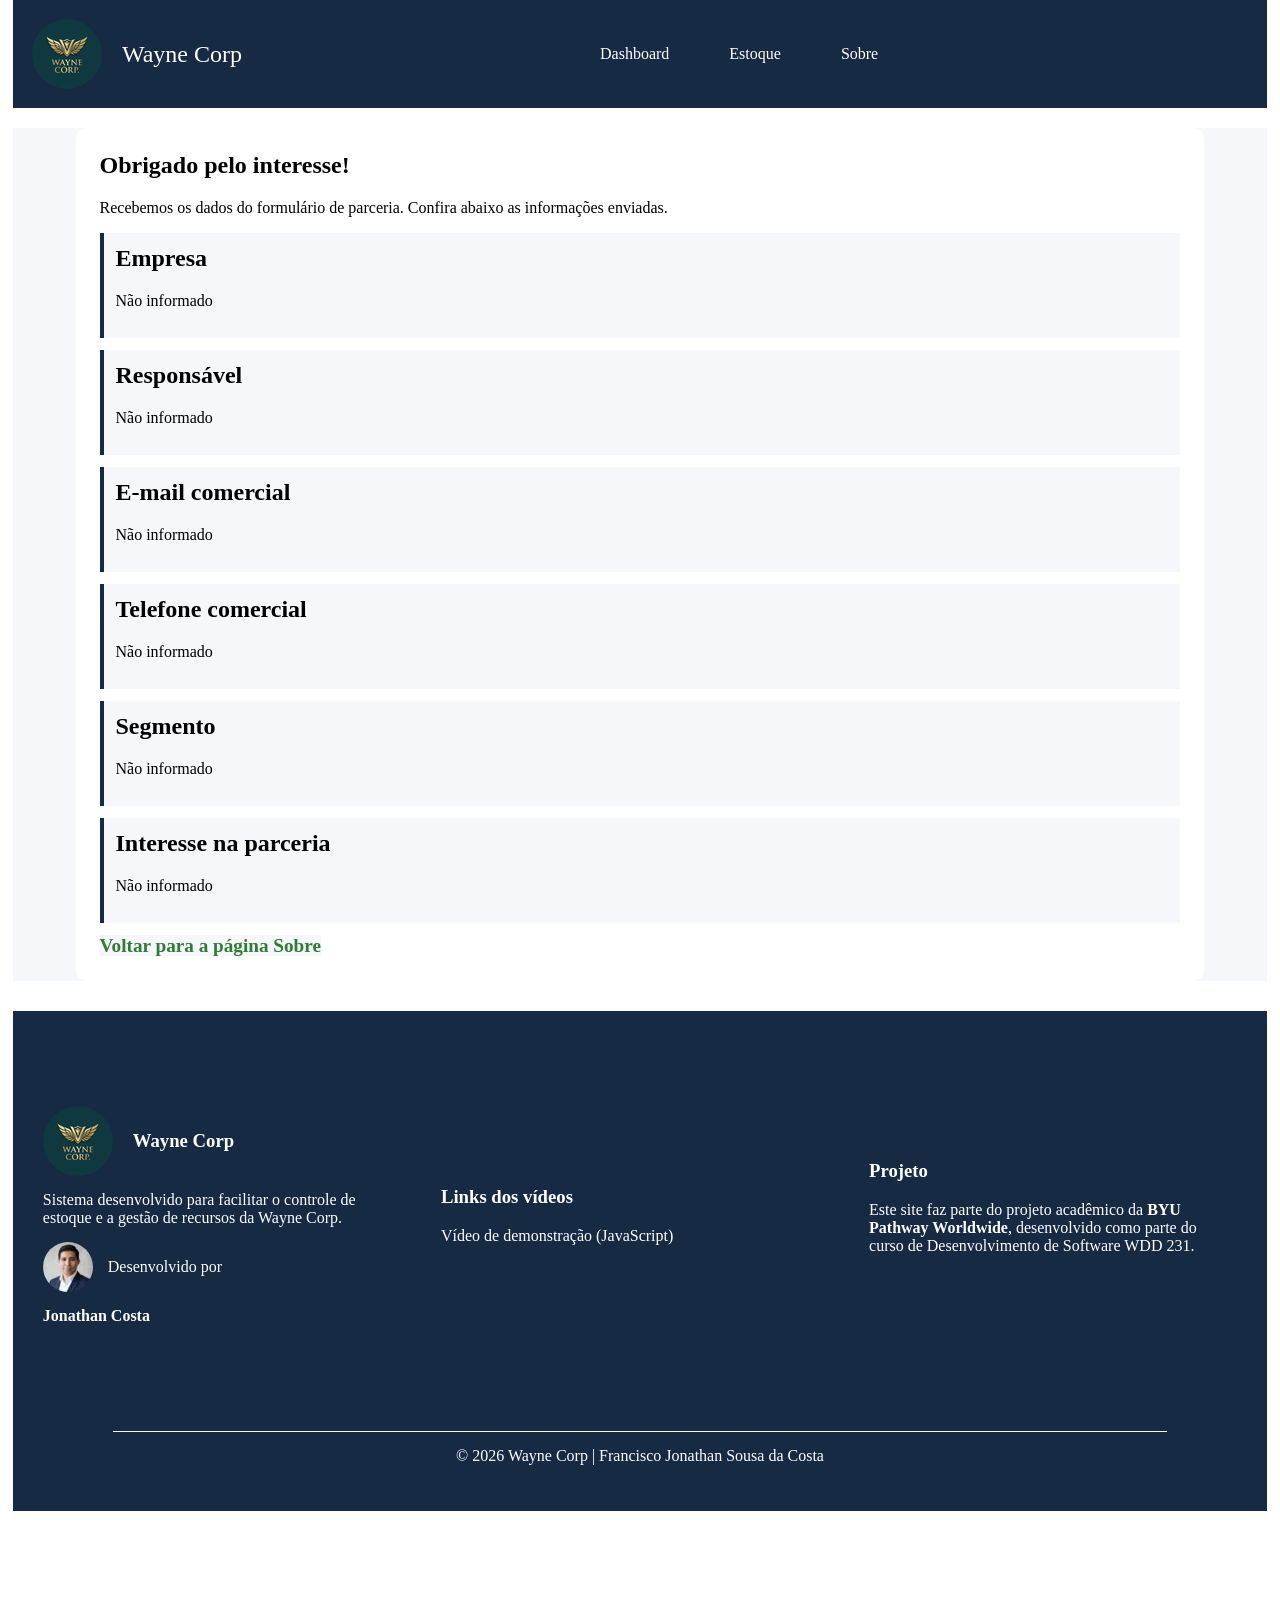
<file: projeto_final/agradecimento.html>
<!DOCTYPE html>
<html lang="pt-BR">
<head>
    <meta charset="UTF-8">
    <meta name="viewport" content="width=device-width, initial-scale=1.0">
     <meta name="description"
        content="Site das industrias wayne com o objetivo de controle de estoque e recursos, em que diferentes cargos tem diferentes acessos dentro do sistema">
    <meta name="author" content="Francisco Jonathan Sousa da Costa">

    <meta property="og:title" content="Wayne Corp, Sistema de Controle de estoque">
    <meta property="og:description" content="Sistema de controle de Estoque com o fito de organizar a empresa">
    <meta property="og:image" content="https://jonathanscosta.github.io/wdd231/projeto_final/imagens/logo_wayne.webp">
    <meta property="og:url" content="https://jonathanscosta.github.io/wdd231/projeto_final/index.html">

    <title>Obrigado pela parceria | Wayne Corp</title>

    <link rel="icon" href="imagens/favicon.ico">


    <link rel="stylesheet" href="estilos/normalize.css">
    <link rel="stylesheet" href="estilos/mobile.css">
    <link rel="stylesheet" href="estilos/desktop.css">

    <script type="module" src="scripts/agradecimento.js"></script>
</head>

<body>

   <header>
        <a href="index.html"><img src="imagens/logo_wayne.webp" alt="logotipo da wayne corp" width="70" height="70"></a>
        <span>Wayne Corp</span>

        <button id="menu_ham" type="button"></button>


        <nav aria-label="Navegação principal" class="navegacao" id="navegacao">
            <ul>
                <li><a href="index.html">Dashboard</a></li>
                <li><a href="estoque.html">Estoque</a></li>
                <li><a href="Sobre.html" >Sobre</a></li>
            </ul>
        </nav>
    </header>

    <main id="pagina_agradecimento">
        <section class="cartao_agradecimento">

            <h1>Obrigado pelo interesse!</h1>

            <p>
                Recebemos os dados do formulário de parceria.
                Confira abaixo as informações enviadas.
            </p>

            <div id="dados_solicitacao"></div>

            <a href="sobre.html">Voltar para a página Sobre</a>

        </section>
    </main>

    <footer id="rodape">

        <div id="empresa">

        </div>

        <div id="videos">

        </div>

        <div id="identificador">

        </div>

        <div id="direitos">

        </div>

    </footer>

</body>
</html>
</file>
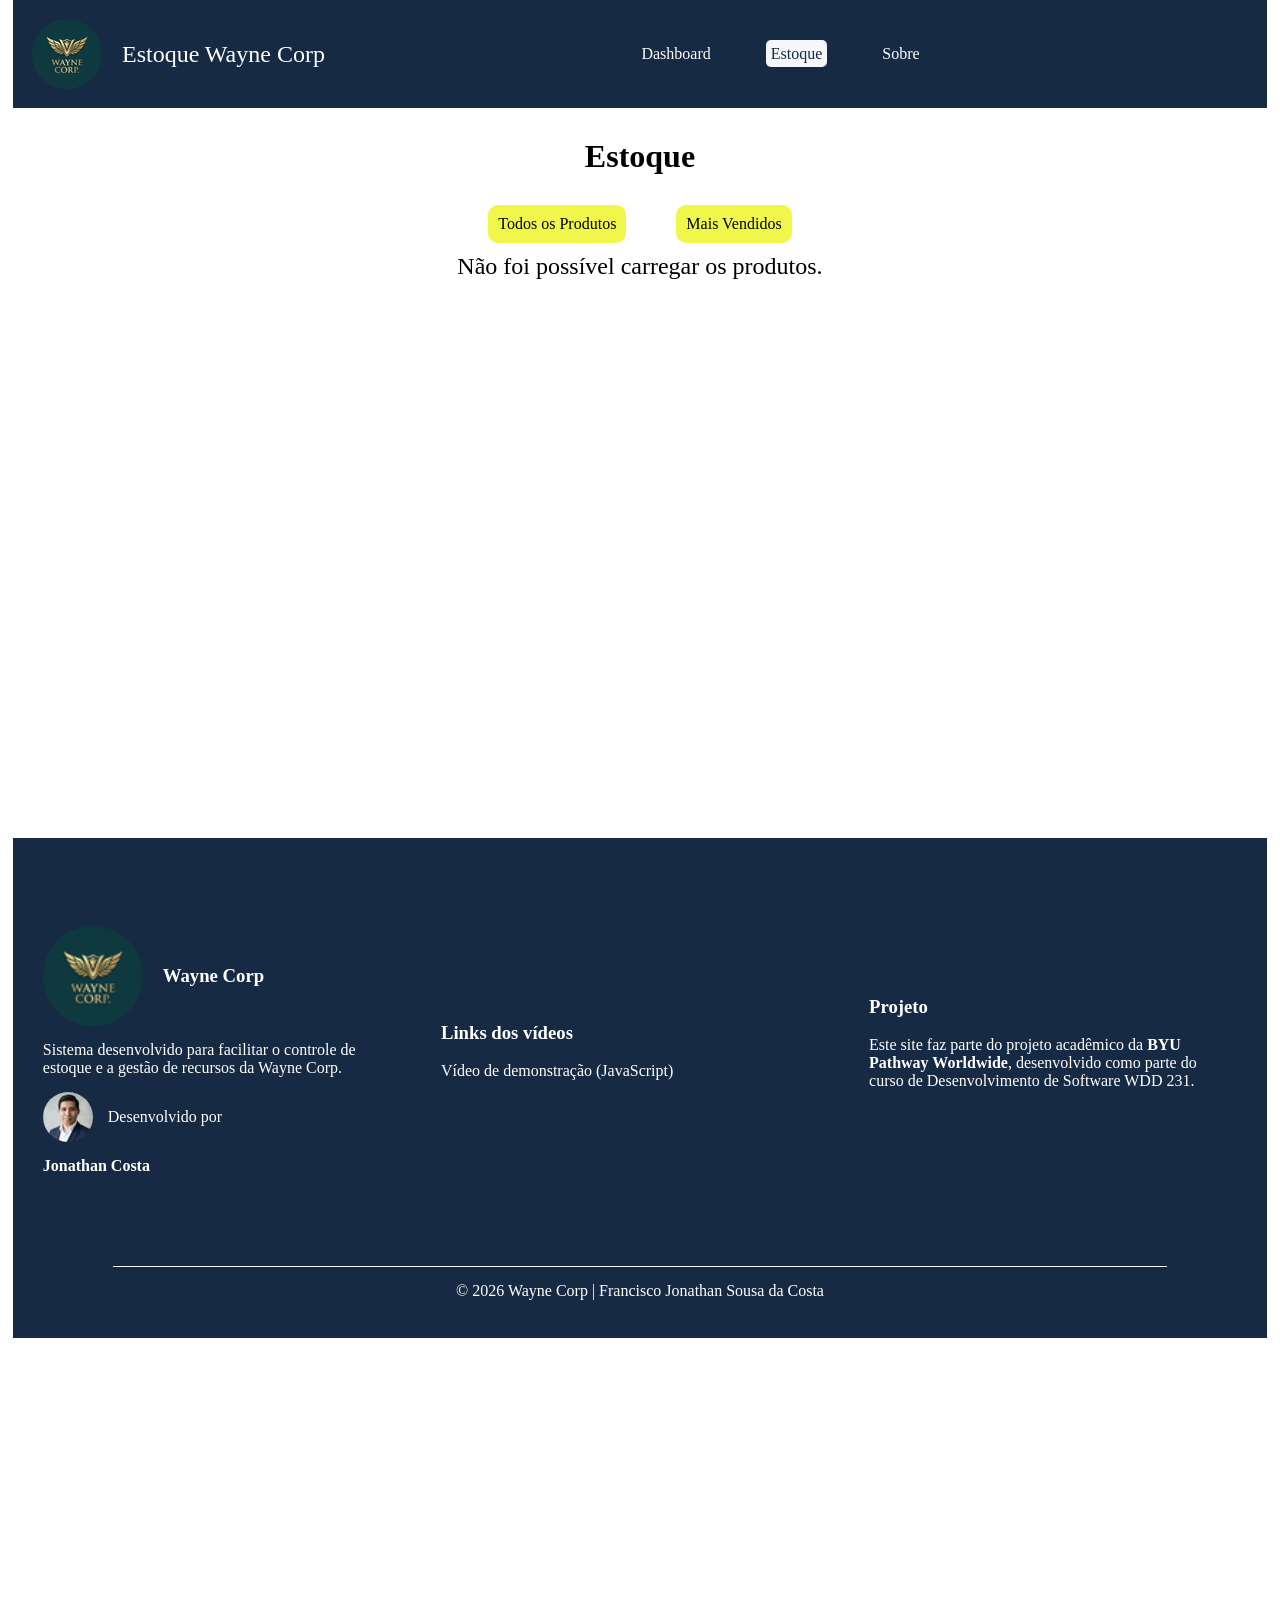
<file: projeto_final/estoque.html>
<!DOCTYPE html>
<html lang="pt-BR">

<head>
    <meta charset="UTF-8">
    <meta name="viewport" content="width=device-width, initial-scale=1.0">
    <meta name="description"
        content="Site das industrias wayne com o objetivo de controle de estoque e recursos, em que diferentes cargos tem diferentes acessos dentro do sistema">
    <meta name="author" content="Francisco Jonathan Sousa da Costa">

    <meta property="og:title" content="Wayne Corp, Sistema de Controle de estoque">
    <meta property="og:description" content="Sistema de controle de Estoque com o fito de organizar a empresa">
    <meta property="og:image" content="https://jonathanscosta.github.io/wdd231/projeto_final/imagens/logo_wayne.webp">
    <meta property="og:url" content="https://jonathanscosta.github.io/wdd231/projeto_final/index.html">

    <link rel="stylesheet" href="estilos/normalize.css">
    <link rel="stylesheet" href="estilos/estoque_pequeno.css">
    <link rel="stylesheet" href="estilos/estoque_grande.css">

    <link rel="icon" href="imagens/favicon.ico">

    <title>Wayne Corp</title>

    <link rel="preconnect" href="https://fonts.googleapis.com">
    <link rel="preconnect" href="https://fonts.gstatic.com" crossorigin>

    <link
        href="https://fonts.googleapis.com/css2?family=Poppins:wght@400;600;700&family=Roboto:wght@400;700&display=swap"
        rel="stylesheet">

    <script type="module" src="scripts/estoque.js"></script>


</head>

<body>
    <header>
        <a href="index.html"><img src="imagens/logo_wayne.webp" alt="logotipo da wayne corp" width="70"
                height="70"></a>
        <span>Estoque Wayne Corp</span>

        <button id="menu_ham" type="button"></button>


        <nav aria-label="Navegação principal" class="navegacao" id="navegacao">
            <ul>
                <li><a href="index.html">Dashboard</a></li>
                <li><a href="estoque.html" aria-current="page" class="destaque">Estoque</a></li>
                <li><a href="sobre.html">Sobre</a></li>
            </ul>
        </nav>
    </header>



    <main>
        <h1>Estoque</h1>
        <div id="botoes">
            <button id="botao_todos">

            </button>

            <button id="favoritos">

            </button>
        </div>

        <p id="mensagem">Carregando produtos...</p>

        <div id="lista_de_produtos">

        </div>

        
        <dialog id="modal_produto" aria-labelledby="titulo_modal">
            <div class="conteudo_modal">
                <button type="button" id="fechar_modal" class="fechar_modal" aria-label="Fechar detalhes do produto">
                    &times;
                </button>

                <h2 id="titulo_modal">Detalhes do produto</h2>

                <p id="descricao_produto"></p>
            </div>
        </dialog>

    </main>

    <footer id="rodape">

        <div id="empresa">

        </div>

        <div id="videos">

        </div>

        <div id="identificador">

        </div>

        <div id="direitos">

        </div>

    </footer>
</body>

</html>
</file>
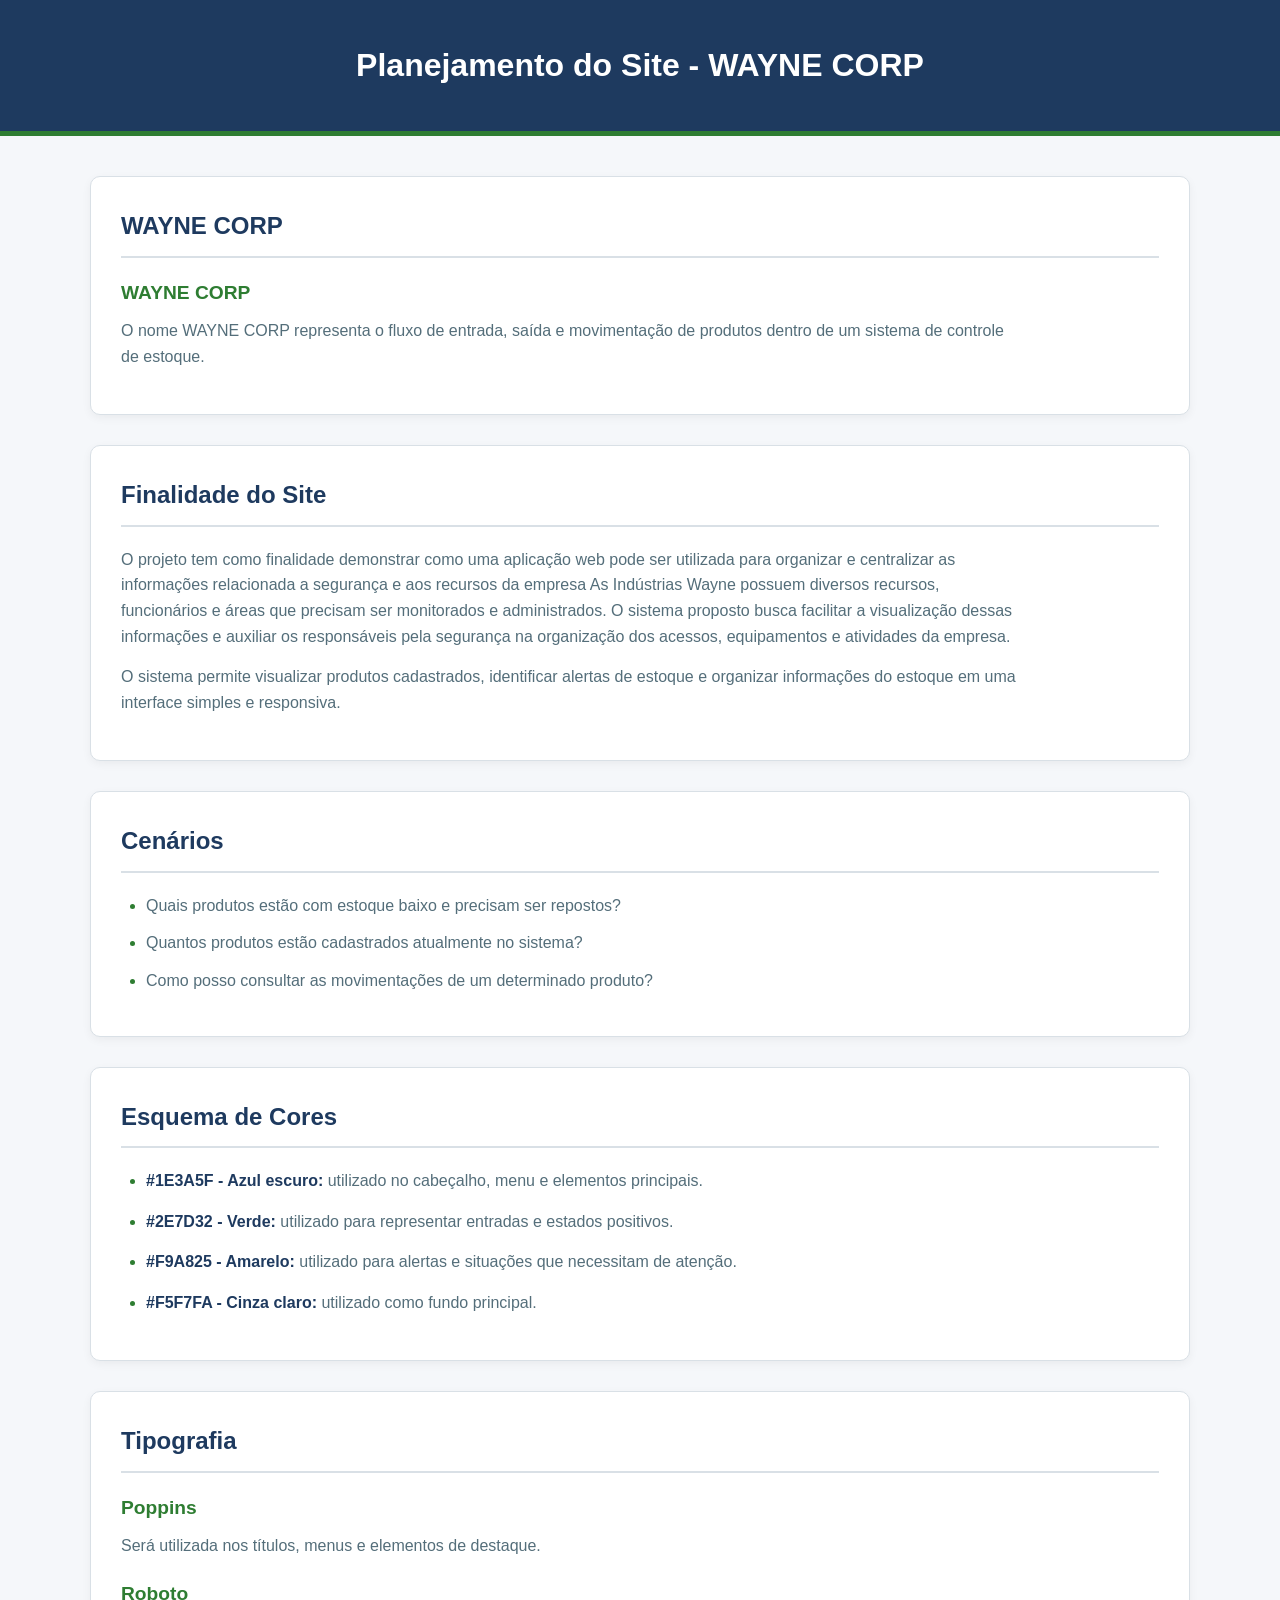
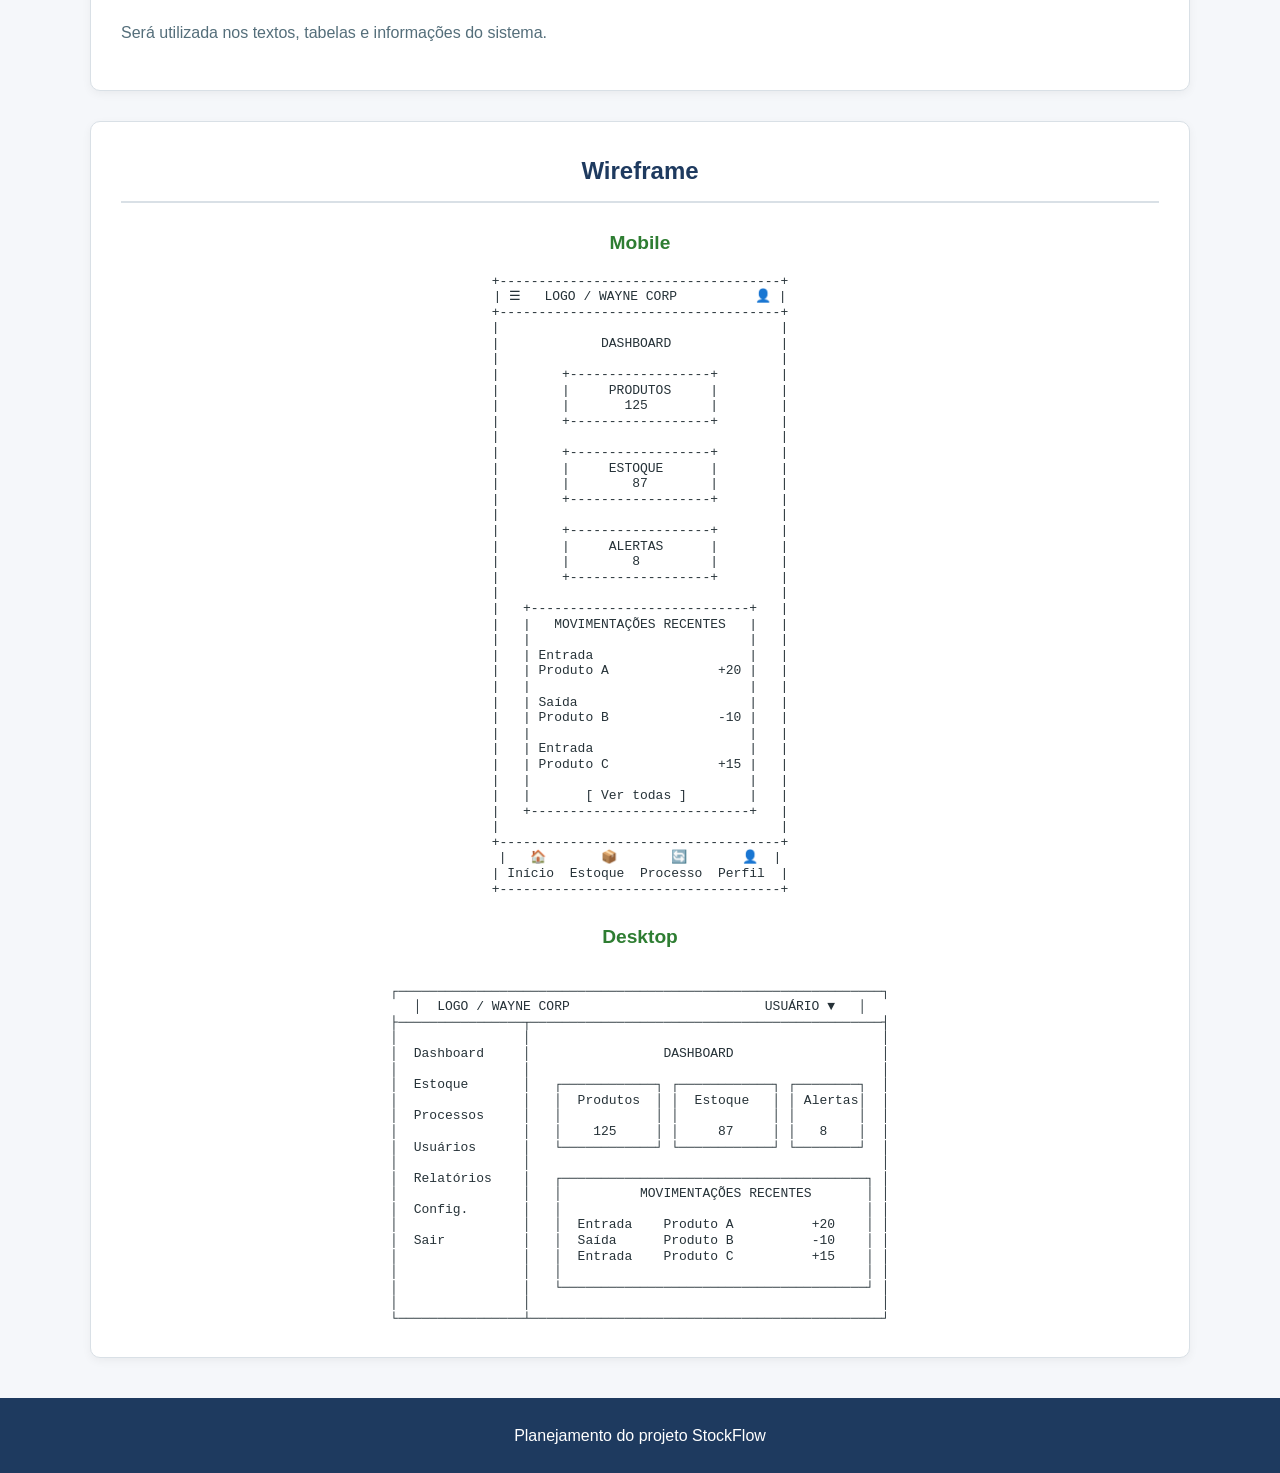
<file: projeto_final/planejamento_site.html>
<!DOCTYPE html>
<html lang="pt-BR">
<head>
    <meta charset="UTF-8">
    <meta name="viewport" content="width=device-width, initial-scale=1.0">

    <title>Planejamento - WAYNE CORP</title>

    <meta
        name="description"
        content="Planejamento do projeto StockFlow, sistema de gerenciamento de estoque."
    >
    <link rel="stylesheet" href="estilos/planejamento_site.css">
</head>

<body>

    <header>
        <h1>Planejamento do Site - WAYNE CORP</h1>
    </header>

    <main>

        <section>
            <h2>WAYNE CORP</h2>

            <h3>WAYNE CORP</h3>

            <p>
                O nome WAYNE CORP representa o fluxo de entrada,
                saída e movimentação de produtos dentro de um
                sistema de controle de estoque.
            </p>
        </section>


        <section>
            <h2>Finalidade do Site</h2>

            <p>
                O projeto tem como finalidade demonstrar como uma aplicação web pode ser utilizada para organizar e centralizar as informações relacionada a segurança e aos recursos da empresa

                As Indústrias Wayne possuem diversos recursos, funcionários e áreas que precisam ser monitorados e administrados. O sistema proposto busca facilitar a visualização dessas informações e auxiliar os responsáveis pela segurança na organização dos acessos, equipamentos e atividades da empresa.
            </p>

            <p>
                O sistema permite visualizar produtos cadastrados, identificar
                alertas de estoque e organizar informações do
                estoque em uma interface simples e responsiva.
            </p>
        </section>


        <section>
            <h2>Cenários</h2>

            <ul>
                <li>
                    Quais produtos estão com estoque baixo
                    e precisam ser repostos?
                </li>


                <li>
                    Quantos produtos estão cadastrados
                    atualmente no sistema?
                </li>

                <li>
                    Como posso consultar as movimentações
                    de um determinado produto?
                </li>
            </ul>
        </section>


        <section>
            <h2>Esquema de Cores</h2>

            <ul>
                <li>
                    <strong>#1E3A5F - Azul escuro:</strong>
                    utilizado no cabeçalho, menu e elementos principais.
                </li>

                <li>
                    <strong>#2E7D32 - Verde:</strong>
                    utilizado para representar entradas e estados positivos.
                </li>

                <li>
                    <strong>#F9A825 - Amarelo:</strong>
                    utilizado para alertas e situações que necessitam de atenção.
                </li>

                <li>
                    <strong>#F5F7FA - Cinza claro:</strong>
                    utilizado como fundo principal.
                </li>
            </ul>
        </section>


        <section>
            <h2>Tipografia</h2>

            <h3>Poppins</h3>

            <p>
                Será utilizada nos títulos, menus e elementos
                de destaque.
            </p>

            <h3>Roboto</h3>

            <p>
                Será utilizada nos textos, tabelas e informações
                do sistema.
            </p>
        </section>

        <section>
    <h2>Wireframe</h2>

    <h3>Mobile</h3>

    <pre style="font-family: monospace; line-height: 1.2;">
+------------------------------------+
| ☰   LOGO / WAYNE CORP          👤 |
+------------------------------------+
|                                    |
|             DASHBOARD              |
|                                    |
|        +------------------+        |
|        |     PRODUTOS     |        |
|        |       125        |        |
|        +------------------+        |
|                                    |
|        +------------------+        |
|        |     ESTOQUE      |        |
|        |        87        |        |
|        +------------------+        |
|                                    |
|        +------------------+        |
|        |     ALERTAS      |        |
|        |        8         |        |
|        +------------------+        |
|                                    |
|   +----------------------------+   |
|   |   MOVIMENTAÇÕES RECENTES   |   |
|   |                            |   |
|   | Entrada                    |   |
|   | Produto A              +20 |   |
|   |                            |   |
|   | Saída                      |   |
|   | Produto B              -10 |   |
|   |                            |   |
|   | Entrada                    |   |
|   | Produto C              +15 |   |
|   |                            |   |
|   |       [ Ver todas ]        |   |
|   +----------------------------+   |
|                                    |
+------------------------------------+
|   🏠       📦       🔄       👤  |
| Início  Estoque  Processo  Perfil  |
+------------------------------------+
</pre>

    <h3>Desktop</h3>
<pre style="font-family: monospace; line-height: 1.2;">
 
┌──────────────────────────────────────────────────────────────┐
│  LOGO / WAYNE CORP                         USUÁRIO ▼   │
├────────────────┬─────────────────────────────────────────────┤
│                │                                             │
│  Dashboard     │                 DASHBOARD                   │
│                │                                             │
│  Estoque       │   ┌────────────┐ ┌────────────┐ ┌────────┐  │
│                │   │  Produtos  │ │  Estoque   │ │ Alertas│  │
│  Processos     │   │            │ │            │ │        │  │
│                │   │    125     │ │     87     │ │   8    │  │
│  Usuários      │   └────────────┘ └────────────┘ └────────┘  │
│                │                                             │
│  Relatórios    │   ┌───────────────────────────────────────┐ │
│                │   │          MOVIMENTAÇÕES RECENTES       │ │
│  Config.       │   │                                       │ │
│                │   │  Entrada    Produto A          +20    │ │
│  Sair          │   │  Saída      Produto B          -10    │ │
│                │   │  Entrada    Produto C          +15    │ │
│                │   │                                       │ │
│                │   └───────────────────────────────────────┘ │
│                │                                             │
└────────────────┴─────────────────────────────────────────────┘
</pre>


</section>

    </main>

    <footer>
        <p>Planejamento do projeto StockFlow</p>
    </footer>

</body>
</html>
</file>
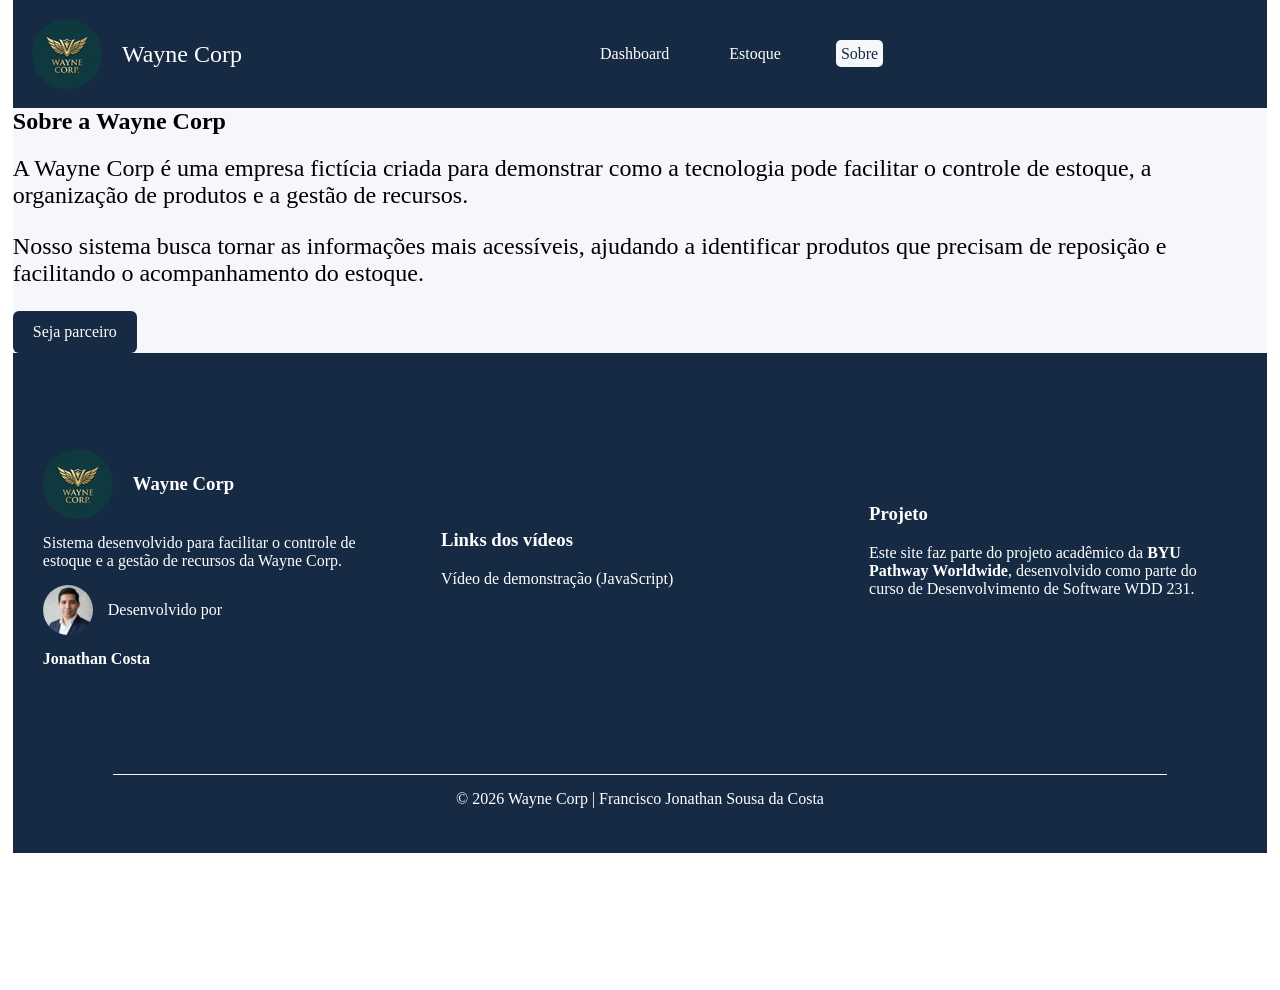
<file: projeto_final/sobre.html>
<!DOCTYPE html>
<html lang="pt-BR">

<head>
    <meta charset="UTF-8">
    <meta name="viewport" content="width=device-width, initial-scale=1.0">
    <meta name="description"
        content="Site das industrias wayne com o objetivo de controle de estoque e recursos, em que diferentes cargos tem diferentes acessos dentro do sistema">
    <meta name="author" content="Francisco Jonathan Sousa da Costa">

    <meta property="og:title" content="Wayne Corp, Sistema de Controle de estoque">
    <meta property="og:description" content="Sistema de controle de Estoque com o fito de organizar a empresa">
    <meta property="og:image" content="https://jonathanscosta.github.io/wdd231/projeto_final/imagens/logo_wayne.webp">
    <meta property="og:url" content="https://jonathanscosta.github.io/wdd231/projeto_final/index.html">

    <link rel="stylesheet" href="estilos/normalize.css">
    <link rel="stylesheet" href="estilos/mobile.css">
    <link rel="stylesheet" href="estilos/desktop.css">

    <link rel="icon" href="imagens/favicon.ico">

    <title>Sobre Wayne Corp</title>

    <link rel="preconnect" href="https://fonts.googleapis.com">
    <link rel="preconnect" href="https://fonts.gstatic.com" crossorigin>

    <link
        href="https://fonts.googleapis.com/css2?family=Poppins:wght@400;600;700&family=Roboto:wght@400;700&display=swap"
        rel="stylesheet">

    <script type="module" src="scripts/sobre.js "></script>


</head>

<body>
    <header>
        <a href="index.html"><img src="imagens/logo_wayne.webp" alt="logotipo da wayne corp" width="70" height="70"></a>
        <span>Wayne Corp</span>

        <button id="menu_ham" type="button"></button>


        <nav aria-label="Navegação principal" class="navegacao" id="navegacao">
            <ul>
                <li><a href="index.html">Dashboard</a></li>
                <li><a href="estoque.html">Estoque</a></li>
                <li><a href="sobre.html" aria-current="page" class="destaque">Sobre</a></li>
            </ul>
        </nav>
    </header>




    <main id="pagina_sobre">

        <section class="apresentacao_empresa">
            <h1>Sobre a Wayne Corp</h1>

            <p>
                A Wayne Corp é uma empresa fictícia criada para demonstrar
                como a tecnologia pode facilitar o controle de estoque,
                a organização de produtos e a gestão de recursos.
            </p>

            <p>
                Nosso sistema busca tornar as informações mais acessíveis,
                ajudando a identificar produtos que precisam de reposição
                e facilitando o acompanhamento do estoque.
            </p>

            <button type="button" id="botao_parceria">
                Seja parceiro
            </button>
        </section>

        <section id="area_formulario" hidden>
            <h2>Formulário de parceria</h2>

            <p>
                Preencha os dados abaixo para registrar seu interesse
                em uma parceria com a Wayne Corp.
            </p>

            <form action="agradecimento.html" method="get">

                <label for="empresa_form">Nome da empresa:</label>
                <input type="text" id="empresa_form" name="empresa" required>

                <label for="responsavel">Nome do responsável:</label>
                <input type="text" id="responsavel" name="responsavel" required>

                <label for="email">E-mail comercial:</label>
                <input type="email" id="email" name="email" required>

                <label for="telefone">Telefone comercial:</label>
                <input type="tel" id="telefone" name="telefone" required>

                <label for="segmento">Segmento da empresa:</label>
                <select id="segmento" name="segmento" required>
                    <option value="">Selecione uma opção</option>
                    <option value="Tecnologia">Tecnologia</option>
                    <option value="Comércio">Comércio</option>
                    <option value="Indústria">Indústria</option>
                    <option value="Distribuição">Distribuição</option>
                    <option value="Outro">Outro</option>
                </select>

                <label for="mensagem">Conte um pouco sobre seu interesse:</label>
                <textarea id="mensagem" name="mensagem" rows="5" required></textarea>

                <button type="submit">
                    Enviar formulário
                </button>

            </form>
        </section>

    </main>


    <footer id="rodape">

        <div id="empresa">

        </div>

        <div id="videos">

        </div>

        <div id="identificador">

        </div>

        <div id="direitos">

        </div>

    </footer>
</body>

</html>
</file>
<file: estilos/normaliza.css>
html {
    box-sizing: border-box;
}

*,
*::before,
*::after {
    box-sizing: inherit;
}


body {
    margin: 0;
    
}




h1,
h2,
h3,
h4,
h5,
h6,
p {
    margin-top: 0;
}




a {
    color: inherit;
}




img,
picture,
svg,
video {
    display: block;
    max-width: 100%;
}

img {
    height: auto;
}



button,
input,
select,
textarea {
    font: inherit;
}



button {
    cursor: pointer;
}




table {
    border-collapse: collapse;
    border-spacing: 0;
}
</file>
<file: estilos/telas-pequenas.css>
:root {
    --borda: #9e9e9e;
    --backgroud-menu: #eee;
    --fonte-titulo: 'Poppins', Arial, Helvetica, sans-serif;
    --fonte-corpo: 'Roboto', sans-serif;
}

body{
    padding: 0 0 50px 0;
}
main,
nav,
footer {

    margin: 0 10px;
}

/* ================================CABECALHO================================ */

header {
    display: grid;
    grid-template-columns: 44px auto 44px;
    align-items: end;
    padding: 5px 10px;
    column-gap: 10px;
    border-bottom: 1px solid var(--borda);
    font-family: var(--fonte-titulo);
}

header img {
    width: 30px;
    height: 30px;
    margin-bottom: 5px;
}

span {

    font-family: var(--fonte-titulo);
}

.menu-hamburger {
    border: none;
    background: transparent;
    font-size: 2rem;
    cursor: pointer;
    font-family: Verdana, Geneva, Tahoma, sans-serif;
}

.menu-hamburger::after {
    content: " \2630";
}

.menu-hamburger.aberto::after {
    content: "\00d7";

}

/* ================================NAVEGACAO================================ */

.navegacao {
    display: none;
    background-color: var(--backgroud-menu);
    margin: 0 10px;
    font-family: var(--fonte-corpo);
}

.navegacao.aberto {
    display: block;
}

.navegacao ul {
    list-style-type: none;
    margin: 0;
    padding: 0;


}

.navegacao a {
    display: flex;
    flex-direction: column;
    text-decoration: none;
    margin: 10px 0;
    justify-content: center;
    padding: 5px;
    border-bottom: 1px solid var(--borda);
}

.navegacao li:hover {
    background-color: var(--borda);
}

/* ================================MAIN================================ */

section {
    display: block;
    justify-content: center;
    align-items: center;
    text-align: center;
    background-color: var(--backgroud-menu);
    border-radius: 5px;

}

section h2 {
    background-color: var(--borda);
    border-radius: 5px 5px 0 0;
}

section p {
    font-family: var(--fonte-corpo);
    font-size: .8rem;
    margin: 10px;
    padding: 10px 0;
}

.foto img {
    margin: 20px auto;
    padding: 10px;
}


/* ================================CARDS================================ */
#card {
    display: grid;
    gap: 10px;
    grid-template-columns: 1fr 1fr ;
}

.card-curso {
    padding: 15px;
    border-radius: 5px;
    text-align: center;

}

.concluido {
    background-color: #b7e4c7;
}

.nao-concluido {
    background-color: #f4b6b6;
}
.botoes {
    display: flex;
    justify-content: center;
    gap: 10px;
    margin: 15px 0;
    
}

.botoes button {
    padding: 10px 20px;
    border-radius: 5px;
    

}


/* ================================FOOTER================================ */

footer {
    display: flex;
    flex-direction: column;
    align-items: center;
    justify-content: center;
    text-align: center;
    margin: 20px;

    
}
.midia{
    display: flex;
    justify-content: center;
    align-items: center ;
    gap: 10px;
    width: 100%;
    height: auto;
}

.midia img{
    width: 44px;
    height: 44px;
}
.ano-atual{
    background-color: var(--backgroud-menu);
    margin: 20px auto;
    padding: 20px;
    width: 100%;
}
</file>
<file: estilos/maior.css>
@media(min-width:700px) {


    header,main,footer,nav {
        max-width: 1200px;
        margin: 0 auto;
    }
    header {
        display: grid;
        grid-template-columns: 44px auto ;
    }
    span{
        font-size: 1.5rem;
    }

    .menu-hamburger {
        display: none;
    }

    .navegacao{
        display: block;
        font-size: 1.2rem;
        margin: 20px auto;
        
        
    }
    .navegacao ul{
        display: flex;
       
    
        
    }
    .navegacao li{
         border-radius: 5px;
    }

    .navegacao a{
        border: none;
        margin:10px 50px;
        
    }

    .container{
        display: grid;
        grid-template-columns: 1fr 1fr;
        gap: 20px;
    }

    .cursos{
        grid-column: 1/3;
    }
}
</file>
<file: camara/estilos/mobile.css>
:root {
    --font-titulo: 'Poppins', sans-serif;
    --font-corpo: 'Roboto', sans-serif;
    --fundoMenu: #eee;
    --fundos: #b1b1b1;
    --verde-claro: rgb(1, 193, 1);
    --verde-escuro: green;
    --funto-texto: #7B2CBF;
    --fundo-cards: #cac7c7;



}




/* CABECALHO */
header {
    display: flex;
    flex-direction: row;
    justify-content: center;
    align-items: center;
    gap: 5px;
    margin: 0px auto;
    padding: 5px;
    font-family: var(--font-titulo);
    background-color: var(--fundos);


}

header img {
    width: 100px;
    height: auto;
    border-radius: 50%;
}

.botao-hamburguer {
    background: none;
    border: none;
    font-family: var(--font-titulo);
    font-size: 2rem;


}

/* NAVEGAÇÃO */
#navegacao {
    display: none;
}

#navegacao.aberto {
    display: flex;
    flex-direction: column;
    align-items: center;
    font-family: var(--font-corpo);


}

#navegacao ul {
    list-style: none;
    width: 100%;


}

#navegacao li {
    background-color: var(--fundoMenu);
    padding: 5px;
    text-align: center;
    margin: 3px 0;
}

#navegacao li.atual {
    background-color: var(--fundos);
}

#navegacao a {
    text-decoration: none;
}

#navegacao a[aria-current="page"] {
    background-color: var(--fundos);
}

/* CORPO DO SITE */

main {
    font-family: var(--font-corpo);
    position: relative;
}

main h1 {
    font-family: var(--font-titulo);
    text-align: center;
}

.hero {
    width: 100%;
    margin: 0 auto;


}

.hero img {
    width: 100%;
    height: auto;
}

.frase-hero {
    position: absolute;
    left: 5%;
    top: 100px;
    font-family: var(--font-titulo);
    background-color: var(--fundo-gradiente);
    font-weight: bold;
    text-shadow: 0 0 10px var(--funto-texto);
    color: var(--fundoMenu);
    font-size: 1.1rem;
}

.acao-btn {
    background-color: var(--verde-claro);
    border: none;
    border-radius: 5px;
    position: absolute;
    right: 10px;
    top: 150px;
    z-index: 100;
    animation: pulsar 2.5s infinite;
    cursor: pointer;
    text-decoration: none;
    font-family: var(--font-titulo);
    padding: 5px;

}



@keyframes pulsar {
    0% {

       
        transform: scale(1);
    }

    50% {
       
        transform: scale(1.1);
    }

    100% {
        
        transform: scale(1);
    }
}

/* CARDS PARA EVENTOS */
.lista-eventos {
    display: grid;
    grid-template-columns: 1fr 1fr;
    gap: 15px;
    justify-content: center;
}


.evento {
    border: 1px solid var(--fundos);
    border-radius: 5px;
    background-color: var(--fundo-cards);
    display: flex;
    flex-direction: column;
    justify-content: center;
    margin: 0 auto;
    padding: 0 20px;
    margin-top: 20px;
    width: 95%;
}

.evento h2 {
    border-bottom: 1px solid var(--fundos);
    text-align: center;
}


/* CARDS PARA A PREVISÃO DO TEMPO */


.tempo {
    width: 95%;
    margin: 25px auto;
}

.clima {
    background-color: var(--fundo-cards);
    border: 1px solid var(--fundos);
    border-radius: 10px;
    padding: 20px;
    box-sizing: border-box;

    font-family: var(--font-corpo);

    
    min-height: 250px;
}

.clima-atual {
    text-align: center;
    border-bottom: 1px solid var(--fundos);
    padding-bottom: 15px;
}

.clima-atual h3 {
    margin: 0;
    font-family: var(--font-titulo);
    font-size: 3rem;

}

.clima-atual p {
    margin: 5px 0 0;
    font-size: 1.1rem;
    text-transform: capitalize;
}

.previsao {
    display: grid;
    grid-template-columns: repeat(3, 1fr);
    gap: 10px;
    margin-top: 20px;
}

.dia {
    text-align: center;
    padding: 10px 5px;
    border-radius: 8px;
    background-color: var(--fundoMenu);

    transition: 0.3s;
}

.dia:hover {
    transform: translateY(-3px);
    
}

.dia h3 {
    margin: 0;
    font-family: var(--font-titulo);
    font-size: 1rem;
    text-transform: capitalize;
}

.dia p {
    margin: 8px 0 0;
    font-size: 1.2rem;
    font-weight: 700;

}

/* CARDS DE EMPRESAS EM DESTQUE */


.empresas_em_destaque {
    width: 95%;
    margin: 30px auto;
}

.empresas_em_destaque h2 {
    text-align: center;
    font-family: var(--font-titulo);
    margin-bottom: 20px;
}


/* CARD DA EMPRESA */

.empresa-card {
    background-color: var(--fundo-cards);
    border: 1px solid var(--fundos);
    border-radius: 10px;
    padding: 20px;
    margin-bottom: 20px;
    text-align: center;

    
}


/* NOME DA EMPRESA */

.empresa-card h3 {
    font-family: var(--font-titulo);
    font-size: 1.3rem;
    margin-top: 0;
    margin-bottom: 15px;
}


/* LOGO */

.empresa-card img {
    width: 120px;
    height: 120px;
    object-fit: contain;
    display: block;
    margin: 0 auto 15px;
}


/* INFORMAÇÕES */

.empresa-card p {
    font-family: var(--font-corpo);
    margin: 8px 0;
}


/* LINK DO SITE */

.empresa-card a {

    font-weight: 700;
    text-decoration: none;
    cursor: pointer;
}

.empresa-card a:hover {
    text-decoration: underline;

}


/* NÍVEL DE ASSOCIAÇÃO */

.empresa-card p:last-child {
    font-weight: 700;
    text-transform: uppercase;
}


#botoes {
    text-align: center;
    margin: 10px;

}

#botao-card,
#botao-lista {
    padding: 10px 20px;
    margin: 0 5px;
    border: 1px solid var(--fundos);
    border-radius: 5px;
    background-color: var(--fundos);
    font-family: var(--font-titulo);
    font-weight: 600;
    cursor: pointer;
    transition: 0.3s;
}

#botao-card:hover,
#botao-lista:hover {
    background-color: var(--fundos);
    color: var(--fundoMenu);
    transform: scale(1.05);
}

/* CARDS */
.card {
    display: flex;
    flex-direction: column;
    border: 1px solid var(--fundos);
    width: 80%;
    margin: 10px auto;
    padding: 10px;
    border-radius: 5px;
    align-items: center;
    box-sizing: border-box;
}

.card h2 {
    align-items: center;
}

.card img {
    width: 250px;
    height: 167px;
    object-fit: cover;
    display: block;
    margin: 0 auto;
}

.card p {
    margin: 10px 0;
    display: flex;
    flex-direction: column;
    justify-content: center;
}


#lista_de_empresas {
    width: 100%;
    min-height: 500px;
    overflow-x: auto;
    margin: 20px 0;
}

table {
    width: 95%;
    min-width: 700px;
    margin: 0 auto;
    border-collapse: collapse;
    font-family: var(--font-corpo);
    background-color: var(--fundoMenu);
    box-shadow: 0 2px 8px var(--fundos);
}

thead {
    background-color: var(--fundos);
}

th {
    padding: 12px 10px;
    text-align: left;
    font-family: var(--font-titulo);
    font-weight: 600;
}

td {
    padding: 12px 10px;
    border-top: 1px solid var(--fundos);
}

tbody tr:nth-child(odd) {
    background-color: var(--fundoMenu);
}

tbody tr:nth-child(even) {
    background-color: var(--fundo-cards);
}

tbody tr:hover {
    background-color: var(--fundos);
}

table a {
    
    font-weight: 600;
    text-decoration: none;
}

table a:hover {
    text-decoration: underline;
}


/* FOOTER */

footer {
    margin-top: 40px;
    padding: 30px 20px 15px;
    background-color: var(--fundos);
    font-family: var(--font-corpo);
    margin-bottom: 150px;
    
}

.footer-conteudo {
    display: flex;
    flex-direction: column;
    gap: 20px;
    align-items: center;
    text-align: center;

}

.footer-titulo h2 {
    margin: 0;
    font-family: var(--font-titulo);
    font-size: 1.3rem;

}

.footer-contato p {
    margin: 6px 0;
}

.redes-sociais {
    display: flex;
    gap: 20px;
    justify-content: center;
    margin-top: 20px;
    

}

.redes-sociais img{
    width: 40px;
    height: 40px;
    display: block;
}



.redes-sociais a {

    
    text-decoration: none;
    font-weight: 600;
    width: 50px;
    height: auto;

}

.redes-sociais a:hover {
    text-decoration: underline;
}

.footer-informacoes {
    margin-top: 25px;
    padding-top: 15px;
    border-top: 1px solid var(--fundo-cards);
    text-align: center;

}

.footer-informacoes p {
    margin: 7px 0;

}
</file>
<file: camara/estilos/desktop.css>
@media (min-width: 700px) {

    header {
        justify-content: start;
        position: relative;
    }

    footer{
        margin-bottom: 10px;
    }

    #ham-btn {
        display: none;
    }

    #navegacao {
        display: flex;
        flex-direction: row;
        justify-content: center;
        align-items: center;
        margin-right: 30px;
        position: absolute;
        right: 20px;
        top: 20px;
    }

    #navegacao ul {
        display: flex;
        flex-direction: row;
        justify-content: end;
        align-items: center;
       
    }

    #navegacao li {
        border-radius: 5px;
        background-color: var(--fundos);
        cursor: pointer;


    }

    #navegacao a {
        display: inline-block;
        transition: 0.3s;
    }

    #navegacao a:hover {
        transform: scale(1.1);
    }

    #navegacao a[aria-current="page"] {
        background-color: var(--fundoMenu);
        padding: 5px;
        border-radius: 5px;

    }

    #lista_de_empresas {
        display: grid;
        grid-template-columns: 1fr 1fr 1fr;
    }

    .card {
        transition: 0.3s;
    }

    .card:hover {
        transform: scale(1.02);
    }

    #lista_de_empresas {
        width: 95%;
        margin: 30px auto;

    }

    table {
        width: 100%;
        min-width: 0;

    }

    th,
    td {
        padding: 14px;
    }

    

    .hero img {
        width: 100%;
        height: 450px;
        object-fit: cover;
    }

    .acao-btn{
        position: absolute;
        right: 17%;
        top:410px
    }

    .frase-hero{
        position: absolute;
        left: 70%;
        top: 300px;
        text-shadow: 0 5px 20px var(--funto-texto);
    }

    .eventos_atuais{
        max-width: 900px;
        margin: 0 auto;

    }
    .evento{
        width: 100%;
    }

    .tempo {
        width: 80%;
        max-width: 900px;
        margin: 30px auto;
    }

    .clima {
        padding: 30px;
    }

    .clima-atual h3 {
        font-size: 4rem;
    }

    .clima-atual p {
        font-size: 1.3rem;
    }

    .previsao {
        gap: 20px;
    }

    .dia {
        padding: 20px;
    }

    .dia h3 {
        font-size: 1.2rem;
    }

    .dia p {
        font-size: 1.5rem;
    }

     .empresas_em_destaque {
        width: 90%;
        max-width: 1100px;
        margin: 40px auto;

        display: grid;
        grid-template-columns: repeat(3, 1fr);
        gap: 20px;
    }


    .empresa-card {
        margin-bottom: 0;
        padding: 25px;

        display: flex;
        flex-direction: column;
        justify-content: flex-start;

        transition: transform 0.3s, box-shadow 0.3s;
    }


    .empresa-card:hover {
        transform: translateY(-5px);
        box-shadow: 0 6px 15px rgba(0, 0, 0, 0.2);
    }


    .empresa-card h3 {
        font-size: 1.4rem;
    }


    .empresa-card img {
        width: 140px;
        height: 140px;
    }




}
</file>
<file: projeto_final/estilos/mobile.css>
:root {
    --fonte_titulo:  Georgia, 'Times New Roman', Times, serif;
    --fonte_corpo:  Georgia, 'Times New Roman', Times, serif;
    --azul: #162a44;
    --verde: #2E7D32;
    --laranja: #F9A825;
    --cinza: #F5F7FA;
    --branco: #fff;
    --vermelho: #a01616;
}


header,
nav,
main,
footer {
    min-width: 320px;
    margin: 0 auto;
}

header {
    display: flex;
    flex-wrap: wrap;
    justify-content: space-around;
    align-items: center;
    gap: 10px 0;
    margin: 0 auto;
    width: 100%;
    background-color: var(--azul);
    padding: 1.2rem;


}

header span {
    margin: 20px;
    color: var(--branco);
    font-size: 1.5rem;
    font-family: var(--fonte_titulo);
}

header img {

    border-radius: 50%;
    width: 70px;
    height: auto;

}

#navegacao {
    display: none;

}

#navegacao.aberto {
    display: block;
    text-align: center;
    border-top: 1px solid var(--cinza);
    padding: 10px 0;
}

.navegacao li {
    list-style: none;
    margin: 10px 0;
}

.navegacao a {
    text-decoration: none;
    color: var(--branco);
    padding: 5px;
    border-radius: 5px;
}

.navegacao a[aria-current] {
    background-color: var(--cinza);
    color: var(--azul);
}

#menu_ham {
    background: none;
    border: none;
    color: var(--branco);
    font-size: 2.5rem;
}

/* MAIN */

#menu_lateral {
    min-width: 50px;
    background-color: var(--cinza);
}

#menu_lateral li {
    margin: 20px;
    list-style: none;

}

#menu_lateral a {
    text-decoration: none;
    font-size: 1.2rem;
    font-weight: 700;
    color: var(--azul);

}

/* ÁREA DOS CARDS DO DASHBOARD */

#cards_dashboard {
    display: grid;
    grid-template-columns: 1fr;
    gap: 20px;
    padding: 20px;
}

/* CARD DE CADA PRODUTO */

.card_estoque {
    padding: 18px;
    border: 1px solid var(--cinza);
    border-radius: 12px;
    background-color: var(--branco);
    box-shadow: 0 3px 10px var(--verde);
}

.card_estoque h2 {
    font-family: "Poppins", sans-serif;
    font-size: 1.1rem;
    margin-top: 0;
}

/* IMAGEM DO PRODUTO */

.card_estoque img {
    display: block;
    width: 100%;
    height: 160px;
    object-fit: contain;
    margin: 10px auto;
}

/* STATUS DO ESTOQUE */

.status_estoque {
    padding: 10px;
    border-radius: 6px;
    font-weight: 700;
    text-align: center;
}

.reabastecer {
    color: var(--vermelho);
    background-color: var(--cinza);
}

.estoque_ok {
    background-color: var(--cinza);
}
/* TELA INICIAL DO DASHBOARD */

#cards_dashboard {
    display: grid;
    grid-template-columns: 1fr;
    gap: 20px;
    padding: 20px;
    align-content: start;
}

/* ÁREA DE BOAS-VINDAS */

#boas_vindas {
    display: flex;
    flex-direction: column;
    justify-content: center;
    align-items: center;
    text-align: center;

    min-height: 500px;
    padding: 30px 20px;

    background-color: var(--branco);
    border-radius: 50px;
}

/* ÍCONE */

.icone_boas_vindas {
    display: flex;
    justify-content: center;
    align-items: center;

    width: 80px;
    height: 80px;

    background-color: var(--cinza);
    color: var(--azul);

    border-radius: 50%;
    font-size: 3rem;
}

/* TÍTULO */

#boas_vindas h2 {
    color: var(--azul);
    font-family: var(--fonte_titulo);
    margin-bottom: 5px;
}

/* TEXTOS */



/* INSTRUÇÃO */

.instrucao_dashboard {
    display: flex;
    align-items: center;
    justify-content: center;
    gap: 10px;

    margin-top: 15px;
    padding: 10px 15px;

    background-color: var(--cinza);
    border-left: 4px solid var(--laranja);
    border-radius: 6px;
}

.instrucao_dashboard span {
    color: var(--azul);
    font-size: 1.5rem;
    font-weight: bold;
}



/* FOOTER */



#rodape {
    background-color: var(--azul);
    display: flex;
    flex-direction: column;
    align-items: center;
    min-height: 500px;
    color: var(--branco);
    font-family: var(--fonte_corpo);
    margin: 300px auto;

}

#empresa,
#videos,
#identificador,
#diretos {
    width: 90%;
    padding: 15px 0;
    border-bottom: 1px solid var(--cinza);
    margin-top: 50px;

}

/* EMPRESAS */

#empresa {
    display: flex;
    flex-direction: column;
    gap: 15px;
    width: 90%;
}

/* PRIMEIRA LINHA */
.linha-empresa {
    display: flex;
    align-items: center;
    gap: 20px;
}

.linha-empresa img {
    width: 70px;
    height: 70px;
    object-fit: contain;
    border-radius: 50%;
}

.linha-empresa h3 {
    margin: 0;
    font-family: var(--fonte_titulo);
}


.linha-perfil {
    display: flex;
    align-items: center;
    gap: 15px;
}

.linha-perfil p {
    margin: 0;
}

.linha-perfil img {
    width: 50px;
    height: 50px;
    object-fit: cover;
    border-radius: 50%;
    margin: 0;
}


#empresa>p,
#empresa>h4 {
    margin: 0;
}

/* VIDEOS */

#videos a {
    text-decoration: none;
}


/* DIREITOS */

#direitos {
    padding: 15px;
}


   PÁGINA SOBRE E FORMULÁRIO DE PARCERIA
   

.apresentacao_empresa,
#area_formulario,
.cartao_agradecimento {
    max-width: 90%;
    margin: 30px auto;
    padding: 24px;
    background-color: var(--branco);
    border-radius: 10px;
    margin-top: 20px;
}
.apresentacao_empresa p {
    font-size: 1.5rem;
}

#botao_parceria,
#area_formulario button {
    padding: 12px 20px;
    background-color: var(--azul);
    color: var(--branco);
    border: none;
    border-radius: 6px;
    cursor: pointer;
}

#area_formulario form {
    display: flex;
    flex-direction: column;
    gap: 10px;
}

#area_formulario input,
#area_formulario select,
#area_formulario textarea {
    width: 100%;
    padding: 10px;
    border: 1px solid #ccc;
    border-radius: 5px;
    font: inherit;
    box-sizing: border-box;
}

#area_formulario[hidden] {
    display: none;
}

.dado_solicitacao {
    padding: 12px;
    margin: 12px 0;
    border-left: 4px solid var(--azul);
    background-color: var(--cinza);
    overflow-wrap: anywhere;
}

.cartao_agradecimento a {
    color: var(--verde);
    text-decoration: none;
    font-weight: 700;
    font-size: 1.2rem;
     background-color: var(--cinza);
    
    
}
.cartao_agradecimento a :hover{
    color: var(--laranja);
    margin-top: 50px;
   
}
</file>
<file: projeto_final/estilos/desktop.css>
@media (min-width: 700px) {


    /* HEARDER */

    header,
    nav,
    main,
    footer {
        max-width: 98%;


    }

    header {
        display: flex;
        justify-content: space-evenly;
    }

    #menu_ham {
        display: none;
    }

    #navegacao {
        display: flex;
    }
    #navegacao li{
        transition: 0.5s;
    }
    #navegacao li:hover{
        transform: scale(1.1);
    }

    #navegacao ul {
        display: flex;
        gap: 50px;
    }
    #mavegacao.aberto{
        border-top: none;
    }


    /* MAIN */
    main {
        background-color: var(--cinza);
    }

    #dashboard {
        display: grid;
        grid-template-columns: 1fr 4fr;
        min-height: 700px;
    }

    #menu_lateral {

        min-height: 100px;

    }

    #menu_lateral a {
        transition: 0.5s;
    }

    #menu_lateral a:hover {
        color: var(--laranja);
    }

    #menu_lateral li {
        transition: 0.5s;
    }

    #menu_lateral li:hover {
        transform: scale(1.1);
    }

    #cards_dashboard {
        grid-template-columns: repeat(3, minmax(0, 1fr));
        align-items: center;
    }

    #cards_dashboard {
        border: 2px solid var(--laranja);
        border-radius: 50px;
        margin: 0 10px 0 0;
        padding: 50px;
    }

    #boas_vindas {
        grid-column: 1 / -1;
        min-height: 500px;
        margin: 0;
    }





    /* RODAPÉ */


    #rodape {
        display: grid;
        grid-template-columns: 1fr 1fr 1fr;
        gap: 30px;
        margin-top: 0;
    }

    #empresa,
    #videos,
    #identificador {
        border: none;
    }

    #direitos {
        grid-column: 1/4;
        text-align: center;
        border-top: 1px solid var(--cinza);
        margin: 0 100px;
    }

    #empresa {
        margin-left: 30px;
    }

}
</file>
<file: camara/estilos/agradecimento.css>
:root {
    --font-titulo: 'Poppins', sans-serif;
    --font-corpo: 'Roboto', sans-serif;
    --fundoMenu: #eee;
    --fundos: #b1b1b1;
    --verde-claro: rgb(1, 193, 1);
    --verde-escuro: green;
    --funto-texto: #7B2CBF;
    --fundo-cards: #cac7c7;
}


/* CABEÇALHO */

header {
    display: flex;
    flex-direction: row;
    justify-content: center;
    align-items: center;
    gap: 5px;
    margin: 0 auto;
    padding: 5px;
    font-family: var(--font-titulo);
    background-color: var(--fundos);
}

header img {
    width: 100px;
    height: auto;
    border-radius: 50%;
}

.botao-hamburguer {
    background: none;
    border: none;
    font-family: var(--font-titulo);
    font-size: 2rem;
}


/* NAVEGAÇÃO */

#navegacao {
    display: none;
}

#navegacao.aberto {
    display: flex;
    flex-direction: column;
    align-items: center;
    font-family: var(--font-corpo);
}

#navegacao ul {
    list-style: none;
    width: 100%;
}

#navegacao li {
    background-color: var(--fundoMenu);
    padding: 5px;
    text-align: center;
    margin: 3px 0;
}

#navegacao li.atual {
    background-color: var(--fundos);
}

#navegacao a {
    text-decoration: none;
}

#navegacao a[aria-current="page"] {
    background-color: var(--fundos);
}


/* CONTEÚDO PRINCIPAL */

main {
    font-family: var(--font-corpo);
    position: relative;
    padding: 1rem;
}

.confirmacao {
    max-width: 800px;
    margin: 0 auto;
    padding: 2rem 1rem;
    text-align: center;
}

.confirmacao h1 {
    font-family: var(--font-titulo);
    text-align: center;
}

.confirmacao > p {
    font-size: 1.1rem;
}


/* DADOS DO FORMULÁRIO */

.dados-formulario {
    margin-top: 2rem;
    padding: 1.5rem;
    background-color: var(--fundo-cards);
    border-radius: 10px;
    border: 1px solid #777;
    text-align: left;
}

.dados-formulario h2 {
    margin-top: 0;
    font-family: var(--font-titulo);
    text-align: center;
}

.dados-formulario p {
    margin: 0;
    padding: 0.8rem 0;
    border-bottom: 1px solid #777;
}

.dados-formulario p:last-child {
    border-bottom: none;
}


/* BOTÃO VOLTAR */

.botao-voltar {
    display: inline-block;
    margin-top: 2rem;
    padding: 0.8rem 1.2rem;
    background-color: var(--verde-claro);
    color: #000;
    text-decoration: none;
    border-radius: 5px;
    font-family: var(--font-titulo);
    font-weight: 600;
}

.botao-voltar:hover {
    background-color: var(--verde-escuro);
    color: #fff;
}


/* FOCO */

input:focus,
textarea:focus,
button:focus,
a:focus {
    outline: 3px solid #f4b400;
    outline-offset: 2px;
}


/* FOOTER */

footer {
    margin-top: 40px;
    padding: 30px 20px 15px;
    background-color: var(--fundos);
    font-family: var(--font-corpo);
    margin-bottom: 150px;
}

.footer-conteudo {
    display: flex;
    flex-direction: column;
    gap: 20px;
    align-items: center;
    text-align: center;
}

.footer-titulo h2 {
    margin: 0;
    font-family: var(--font-titulo);
    font-size: 1.3rem;
}

.footer-contato p {
    margin: 6px 0;
}

.redes-sociais {
    display: flex;
    gap: 20px;
    justify-content: center;
    margin-top: 20px;
}

.redes-sociais img {
    width: 40px;
    height: 40px;
    display: block;
}

.redes-sociais a {
    text-decoration: none;
    font-weight: 600;
    width: 50px;
    height: auto;
}

.redes-sociais a:hover {
    text-decoration: underline;
}

.footer-informacoes {
    margin-top: 25px;
    padding-top: 15px;
    border-top: 1px solid var(--fundo-cards);
    text-align: center;
}

.footer-informacoes p {
    margin: 7px 0;
}
</file>
<file: camara/estilos/agradecimento_grande.css>
@media screen and (min-width: 700px) {

    /* CABEÇALHO */

    header {
        flex-direction: row;
        justify-content: center;
        align-items: center;
    }

    .botao-hamburguer {
        display: none;
    }


    /* NAVEGAÇÃO */

    #navegacao {
        display: flex;
        justify-content: center;
        font-family: var(--font-corpo);
        margin-top: 10px;
    }

    #navegacao ul {
        display: flex;
        justify-content: center;
        align-items: center;
        gap: 10px;
        width: auto;
        padding: 0;
        margin: 0;
    }

    #navegacao li {
        margin: 0;
        padding: 10px 20px;
        border-radius: 5px;
        display: inline-block;
        transition: 0.3s;
    }

    #navegacao li:hover {
        transform: scale(1.1);
    }

    #navegacao a {
        text-decoration: none;
    }


    /* CONTEÚDO */

    .confirmacao {
        max-width: 900px;
        margin: 0 auto;
        padding: 3rem;
    }


    /* DADOS */

    .dados-formulario {
        padding: 2rem;
    }


    /* FOOTER */

    .footer-conteudo {
        flex-direction: row;
        justify-content: space-between;
        align-items: flex-start;
        text-align: left;
        max-width: 1100px;
        margin: 0 auto;
    }

    .redes-sociais {
        justify-content: flex-start;
    }

    .footer-informacoes {
        max-width: 1100px;
        margin-left: auto;
        margin-right: auto;
    }

}
</file>
<file: camara/estilos/associacao.css>
:root {
    --font-titulo: 'Poppins', sans-serif;
    --font-corpo: 'Roboto', sans-serif;
    --fundoMenu: #eee;
    --fundos: #b1b1b1;
    --verde-claro: rgb(1, 193, 1);
    --verde-escuro: green;
    --funto-texto: #7B2CBF;
    --fundo-cards: #cac7c7;
}


/* CABEÇALHO */

header {
    display: flex;
    flex-direction: row;
    justify-content: center;
    align-items: center;
    gap: 5px;
    margin: 0 auto;
    padding: 5px;
    font-family: var(--font-titulo);
    background-color: var(--fundos);
}

header img {
    width: 100px;
    height: auto;
    border-radius: 50%;
}

.botao-hamburguer {
    background: none;
    border: none;
    font-family: var(--font-titulo);
    font-size: 2rem;
}


/* NAVEGAÇÃO */

#navegacao {
    display: none;
}

#navegacao.aberto {
    display: flex;
    flex-direction: column;
    align-items: center;
    font-family: var(--font-corpo);
}

#navegacao ul {
    list-style: none;
    width: 100%;
}

#navegacao li {
    background-color: var(--fundoMenu);
    padding: 5px;
    text-align: center;
    margin: 3px 0;
}

#navegacao li.atual {
    background-color: var(--fundos);
}

#navegacao a {
    text-decoration: none;
}

#navegacao a[aria-current="page"] {
    background-color: var(--fundos);
}


/* ASSOSIAR-SE */

main {
    font-family: var(--font-corpo);
    position: relative;
    padding: 1rem;
}

main h1 {
    font-family: var(--font-titulo);
    text-align: center;
}


/* FORMULARIO */

form {
    display: flex;
    flex-direction: column;
    gap: 1rem;
}

form > label {
    display: flex;
    flex-direction: column;
    gap: 0.35rem;
    font-weight: bold;
}

input,
textarea,
button {
    font: inherit;
}

input[type="text"],
input[type="email"],
input[type="tel"],
textarea {
    width: 100%;
    padding: 0.8rem;
    border: 1px solid #777;
    border-radius: 5px;
}

textarea {
    resize: vertical;
}


/* FIELDSET */

fieldset {
    border: 1px solid #777;
    border-radius: 5px;
    padding: 1rem;
}

fieldset label {
    display: block;
    margin: 0.5rem 0;
    font-weight: normal;
}


/* BOTAO */

form button {
    padding: 0.8rem 1rem;
    border: none;
    border-radius: 5px;
    cursor: pointer;
    background-color: var(--verde-claro);
    font-family: var(--font-titulo);
    font-weight: 600;
}


/* FOCO */
input:focus,
textarea:focus,
button:focus,
a:focus {
    outline: 3px solid #f4b400;
    outline-offset: 2px;
}


/* CARDS */

.cartoes-associacao {
    display: flex;
    flex-direction: column;
    gap: 1rem;
    margin-top: 2rem;
}

.cartao {
    padding: 1.5rem;
    border-radius: 10px;
    text-align: center;
    border: 2px solid #555;

    opacity: 0;
    transform: translateY(20px);

    animation: aparecerCartao 0.8s ease forwards;
}

.nivel-np {
    animation-delay: 0.1s;
}

.nivel-bronze {
    animation-delay: 0.3s;
}

.nivel-prata {
    animation-delay: 0.5s;
}

.nivel-ouro {
    animation-delay: 0.7s;
}


@keyframes aparecerCartao {

    from {
        opacity: 0;
        transform: translateY(20px);
    }

    to {
        opacity: 1;
        transform: translateY(0);
    }

}


/* MODAIS */

dialog {
    width: min(90%, 500px);
    border: none;
    border-radius: 10px;
    padding: 2rem;
    box-shadow: 0 5px 25px rgba(0, 0, 0, 0.3);
}

dialog::backdrop {
    background: rgba(0, 0, 0, 0.6);
}

dialog button {
    margin-top: 1rem;
}


/* FOOTER */

footer {
    margin-top: 40px;
    padding: 30px 20px 15px;
    background-color: var(--fundos);
    font-family: var(--font-corpo);
    margin-bottom: 150px;
}

.footer-conteudo {
    display: flex;
    flex-direction: column;
    gap: 20px;
    align-items: center;
    text-align: center;
}

.footer-titulo h2 {
    margin: 0;
    font-family: var(--font-titulo);
    font-size: 1.3rem;
}

.footer-contato p {
    margin: 6px 0;
}

.redes-sociais {
    display: flex;
    gap: 20px;
    justify-content: center;
    margin-top: 20px;
}

.redes-sociais img {
    width: 40px;
    height: 40px;
    display: block;
}

.redes-sociais a {
    text-decoration: none;
    font-weight: 600;
    width: 50px;
    height: auto;
}

.redes-sociais a:hover {
    text-decoration: underline;
}

.footer-informacoes {
    margin-top: 25px;
    padding-top: 15px;
    border-top: 1px solid var(--fundo-cards);
    text-align: center;
}

.footer-informacoes p {
    margin: 7px 0;
}
</file>
<file: camara/estilos/associacao_grande.css>
@media screen and (min-width: 700px) {


    /* CABEÇALHO */

    header {
        flex-direction: row;
        justify-content: center;
        align-items: center;
    }
    .botao-hamburguer {
    display: none;
}



    /* NAVEGAÇÃO */

    #navegacao {
        display: flex;
        justify-content: center;
        font-family: var(--font-corpo);
        margin-top: 10px;
        
    }

    #navegacao ul {
        display: flex;
        justify-content: center;
        align-items: center;
        gap: 10px;
        width: auto;
        padding: 0;
        margin: 0;
        
    }

    #navegacao li {
        margin: 0;
        padding: 10px 20px;
        border-radius: 5px;
        display: inline-block;
        transition: 0.3s;
    }
    #navegacao li:hover {
        transform: scale(1.1);
    }

    #navegacao a {
        text-decoration: none;
    }
   

    


    /* ASSOCIAR-SE */

    .area-associacao {
        display: grid;
        grid-template-columns: 2fr 1fr;
        gap: 2rem;
        align-items: start;
        max-width: 1100px;
        margin: 0 auto;
    }


    /* CARDS */

    .cartoes-associacao {
        margin-top: 0;
    }


    /* FOOTER */

    .footer-conteudo {
        flex-direction: row;
        justify-content: space-between;
        align-items: flex-start;
        text-align: left;
        max-width: 1100px;
        margin: 0 auto;
    }

    .redes-sociais {
        justify-content: flex-start;
    }

    .footer-informacoes {
        max-width: 1100px;
        margin-left: auto;
        margin-right: auto;
    }

}
</file>
<file: camara/estilos/sobre.css>
:root {
    --font-titulo: 'Poppins', sans-serif;
    --font-corpo: 'Roboto', sans-serif;
    --fundoMenu: #eee;
    --fundos: #b1b1b1;
    --verde-claro: rgb(1, 193, 1);
    --verde-escuro: green;
    --funto-texto: #7B2CBF;
    --fundo-cards: #cac7c7;



}




/* CABECALHO */
header {
    display: flex;
    flex-direction: row;
    justify-content: center;
    align-items: center;
    gap: 5px;
    margin: 0px auto;
    padding: 5px;
    font-family: var(--font-titulo);
    background-color: var(--fundos);


}

header img {
    width: 100px;
    height: auto;
    border-radius: 50%;
}

.botao-hamburguer {
    background: none;
    border: none;
    font-family: var(--font-titulo);
    font-size: 2rem;


}

/* NAVEGAÇÃO */
#navegacao {
    display: none;
}

#navegacao.aberto {
    display: flex;
    flex-direction: column;
    align-items: center;
    font-family: var(--font-corpo);


}

#navegacao ul {
    list-style: none;
    width: 100%;


}

#navegacao li {
    background-color: var(--fundoMenu);
    padding: 5px;
    text-align: center;
    margin: 3px 0;
}

#navegacao li.atual {
    background-color: var(--fundos);
}

#navegacao a {
    text-decoration: none;
}

/* MAIN */

h1 {
    margin: 20px auto;
    font-family: var(--font-titulo);
    text-align: center;
}

#mensagem_visita{
    font-family: var(--font-corpo);
    margin: 20px;
    font-size: 1.1rem;
}
.cards{
    min-height: 1700px;
}

.cartoes {
    border-radius: 5px;
    border: 1px solid var(--verde-escuro);
    margin: 10px 20px;
    display: grid;
    font-family: var(--font-corpo);
    grid-template-areas:

    "nome"
    "imagem"
    "descricao"
    "endereco"
    "botao";

    background-color: var(--fundo-cards);
}
.cartoes img{
    object-fit: cover;
    grid-area: imagem;
    margin: 0 auto;
    width: 300px;
    height: 200px;
    aspect-ratio: 3 / 2;
   

}

.cartoes:hover{

   box-shadow: 0 0 5px var(--verde-escuro);
}
.cartoes h2{
    grid-area:nome;
    text-align: center;
    margin-top: 20px;
}

.cartoes p{
    grid-area: descricao;
    text-align: center;
    margin: 10px 20px;
}
.cartoes span{
    grid-area: endereco;
    text-align: center;
    margin: 20px auto;
}

.cartoes .botao_saiba_mais{
    background-color: var(--verde-claro);
    margin: 10px 30px;
    border: none;
    padding: 5px;
    border-radius: 10px;
    grid-area: botao;
}








/* FOOTER */

footer {
    margin-top: 40px;
    padding: 30px 20px 15px;
    background-color: var(--fundos);
    font-family: var(--font-corpo);
    margin-bottom: 150px;
}

.footer-conteudo {
    display: flex;
    flex-direction: column;
    gap: 20px;
    align-items: center;
    text-align: center;
}

.footer-titulo h2 {
    margin: 0;
    font-family: var(--font-titulo);
    font-size: 1.3rem;
}

.footer-contato p {
    margin: 6px 0;
}

.redes-sociais {
    display: flex;
    gap: 20px;
    justify-content: center;
    margin-top: 20px;
}

.redes-sociais img {
    width: 40px;
    height: 40px;
    display: block;
}

.redes-sociais a {
    text-decoration: none;
    font-weight: 600;
    width: 50px;
    height: auto;
}

.redes-sociais a:hover {
    text-decoration: underline;
}

.footer-informacoes {
    margin-top: 25px;
    padding-top: 15px;
    border-top: 1px solid var(--fundo-cards);
    text-align: center;
}

.footer-informacoes p {
    margin: 7px 0;
}
</file>
<file: camara/estilos/sobre_medio.css>
@media  (min-width: 600px){
    .cartoes {
   
    grid-template-areas:
    "imagem nome"
    "imagem descricao"
    "imagem endereco"
    "botao botao";

    background-color: var(--fundo-cards);
}
}
</file>
<file: camara/estilos/sobre_grande.css>
@media (min-width: 700px) {

    header {
        justify-content: start;
        position: relative;
    }

    footer{
        margin-bottom: 10px;
    }

    #ham-btn {
        display: none;
    }

    #navegacao {
        display: flex;
        flex-direction: row;
        justify-content: center;
        align-items: center;
        margin-right: 30px;
        position: absolute;
        right: 20px;
        top: 20px;
    }

    #navegacao ul {
        display: flex;
        flex-direction: row;
        justify-content: end;
        align-items: center;
       
    }

    #navegacao li {
        border-radius: 5px;
        background-color: var(--fundos);
        cursor: pointer;


    }

    #navegacao a {
        display: inline-block;
        transition: 0.3s;
    }

    #navegacao a:hover {
        transform: scale(1.1);
    }

    #navegacao a[aria-current="page"] {
        background-color: var(--fundoMenu);
        padding: 5px;
        border-radius: 5px;

    }


    /* MAIN */
    .cards{
        display: grid;
        grid-template-columns: 1fr 1fr;
        min-height: 900px;
    }
    .cartoes{
        display: flex;
        flex-direction: column;
    }


     /* FOOTER */

    .footer-conteudo {
        flex-direction: row;
        justify-content: space-between;
        align-items: flex-start;
        text-align: left;
        max-width: 1100px;
        margin: 0 auto;
    }

    .redes-sociais {
        justify-content: flex-start;
    }

    .footer-informacoes {
        max-width: 1100px;
        margin-left: auto;
        margin-right: auto;
    }

}
</file>
<file: projeto_final/estilos/estoque_pequeno.css>
:root {
    --fonte_titulo:  Georgia, 'Times New Roman', Times, serif;
    --fonte_corpo:  Georgia, 'Times New Roman', Times, serif;
    --azul: #162a44;
    --verde: #3eaa47;
    --laranja: #F9A825;
    --cinza: #F5F7FA;
    --branco: #fff;
    --amarelo: #f0f64a;
    --cinza_escuro: #3f3636;

}


header,
nav,
main,
footer {
    min-width: 320px;
    margin: 0 auto;
}

header {
    display: flex;
    flex-wrap: wrap;
    justify-content: space-around;
    align-items: center;
    gap: 10px 0;
    margin: 0 auto;
    width: 100%;
    background-color: var(--azul);
    padding: 1.2rem;



}

header span {
    margin: 20px;
    color: var(--branco);
    font-size: 1.5rem;
    font-family: var(--fonte_titulo);
}

header img {

    border-radius: 50%;
    width: 70px;
    height: auto;

}

#navegacao {
    display: none;

}

#navegacao.aberto {
    display: block;
    text-align: center;
    border-top: 1px solid var(--cinza);
    padding: 10px 0;
}

.navegacao li {
    list-style: none;
    margin: 10px 0;
}

.navegacao a {
    text-decoration: none;
    color: var(--branco);
    padding: 5px;
    border-radius: 5px;
}

.navegacao a[aria-current] {
    background-color: var(--cinza);
    color: var(--azul);
}

#menu_ham {
    background: none;
    border: none;
    color: var(--branco);
    font-size: 2.5rem;
}


/* MAIN */

main {
    min-height: 700px;
}

h1 {
    text-align: center;
    margin: 30px;
}

#botoes {
    display: flex;
    flex-direction: row;
    margin: 10px auto;
    justify-content: center;
    align-items: center;
    gap: 50px;
}

#botao_todos {
    border: none;
    background: none;
    background-color: var(--amarelo);
    padding: 10px;
    border-radius: 10px;
    transition: 0.5s;
}

#botao_todos:hover {
    transform: scale(1.1);
}

#favoritos {
    border: none;
    background: none;
    background-color: var(--amarelo);
    padding: 10px;
    border-radius: 10px;
    transition: 0.5s;
}

#favoritos:hover {
    transform: scale(1.1);
}


#lista_de_produtos .cards {
    border: 1px solid var(--azul);
    max-width: 90%;
    margin: 10px auto;
    padding: 20px;
    border-radius: 10px;



}

.saiba_mais {
    display: flex;
    flex-direction: column;
    align-items: center;
    justify-content: center;
    border: none;
    background: none;
    cursor: pointer;
    margin: 20px auto;
    transition: 0.5s;
    color: var(--cinza_escuro);
    padding: 10px;
    border-radius: 10px;
    transition: 0.5s;
    background-color: var(--cinza);

}

.saiba_mais:hover {
    transform: scale(1.1);
}

.botao {
    display: flex;
    margin: 0 auto;
    background-color: var(--verde);
    border: none;
    padding: 10px;
    width: 90%;
    border-radius: 20px;
    transition: 0.5s;

    justify-content: center;

}

.botao:hover {
    transform: scale(1.1);
}



/* FOOTER */



#rodape {
    background-color: var(--azul);
    display: flex;
    flex-direction: column;
    align-items: center;
    min-height: 500px;
    color: var(--branco);
    font-family: var(--fonte_corpo);
    margin: 300px auto;

}

#empresa,
#videos,
#identificador,
#diretos {
    width: 90%;
    padding: 15px 0;
    border-bottom: 1px solid var(--cinza);
    margin-top: 50px;

}

/* EMPRESAS */

#empresa {
    display: flex;
    flex-direction: column;
    gap: 15px;
    width: 90%;
}

/* PRIMEIRA LINHA */
.linha-empresa {
    display: flex;
    align-items: center;
    gap: 20px;
}

.linha-empresa img {
    width: 100px;
    height: 100px;
    object-fit: contain;
    border-radius: 50%;
}

.linha-empresa h3 {
    margin: 0;
    font-family: var(--fonte_titulo);
}


.linha-perfil {
    display: flex;
    align-items: center;
    gap: 15px;
}

.linha-perfil p {
    margin: 0;
}

.linha-perfil img {
    width: 50px;
    height: 50px;
    object-fit: cover;
    border-radius: 50%;
    margin: 0;
}


#empresa>p,
#empresa>h4 {
    margin: 0;
}

/* VIDEOS */

#videos a {
    text-decoration: none;
}


/* DIREITOS */

#direitos {
    padding: 15px;
}

/* ========================================
   MODAL: DETALHES DO PRODUTO
======================================== */

#modal_produto {
    width: min(90%, 500px);
    max-height: 80vh;
    overflow-y: auto;
    padding: 0;
    border: none;
    border-radius: 16px;
    color: var(--cinza_escuro);
    background-color: var(--branco);
    box-shadow: 0 10px 40px rgba(0, 0, 0, 0.3);
}

/* Fundo escuro atrás do modal */
#modal_produto::backdrop {
    background-color: rgba(0, 0, 0, 0.65);
    animation: aparecer_fundo 0.3s ease;
}

/* Conteúdo interno */
.conteudo_modal {
    position: relative;
    padding: 30px;
}

/* Título */
#titulo_modal {
    margin: 10px 30px 20px 0;
    color: var(--azul);
    font-family: var(--fonte_titulo);
    font-size: 1.4rem;
}

/* Descrição */
#descricao_produto {
    font-family: var(--fonte_corpo);
    line-height: 1.7;
    overflow-wrap: anywhere;
}

/* Botão de fechar */
.fechar_modal {
    position: absolute;
    top: 10px;
    right: 12px;
    width: 38px;
    height: 38px;
    border: none;
    border-radius: 50%;
    background-color: var(--cinza);
    color: var(--azul);
    font-size: 1.8rem;
    cursor: pointer;
    transition: background-color 0.2s ease,
        transform 0.2s ease;
}

.fechar_modal:hover {
    background-color: #dce3eb;
    transform: scale(1.08);
}

/* Animação de entrada */
#modal_produto[open] .conteudo_modal {
    animation: aparecer_modal 0.3s ease-out;
}

@keyframes aparecer_modal {
    from {
        opacity: 0;
        transform: translateY(20px) scale(0.96);
    }

    to {
        opacity: 1;
        transform: translateY(0) scale(1);
    }
}

@keyframes aparecer_fundo {
    from {
        opacity: 0;
    }

    to {
        opacity: 1;
    }
}

/* Respeitar quem prefere movimento reduzido */
@media (prefers-reduced-motion: reduce) {

    #modal_produto[open] .conteudo_modal,
    #modal_produto::backdrop {
        animation: none;
    }
}
</file>
<file: projeto_final/estilos/estoque_grande.css>
@media (min-width: 700px){


    /* HEARDER */

    header,nav,main,footer{
        max-width: 98%;
        
        
    }

    header{
        display: flex;
        justify-content: space-evenly;
    }

    #menu_ham{
        display: none;
    }

    #navegacao{
        display: flex;
    }
    #navegacao li{
        transition: 0.5s;
    }
    #navegacao li:hover{
        transform: scale(1.1);
    }
    #navegacao ul{
        display: flex;
        gap: 50px;
    }

    /* MAIN */


    #botoes{
        display: flex;
        flex-direction: row;
        margin: 10px auto;
        justify-content: center;
        align-items: center;
    }
    #lista_de_produtos{
        display: grid;
         grid-template-columns: 1fr 1fr 1fr;
    }
    #mensagem{
        
        font-size: 1.5rem;
        text-align: center;

    }
    .cards{
        width: 500px;
    }



    /* RODAPÉ */


    #rodape {
        display: grid;
        grid-template-columns: 1fr 1fr 1fr;
        gap: 30px;
        margin-top: 0;
    }

    #empresa, #videos, #identificador{
        border: none;
    }
    #direitos{
        grid-column: 1/4;
        text-align: center;
        border-top: 1px solid var(--cinza);
        margin: 0 100px;
    }

    #empresa{
        margin-left: 30px;
    }

}
</file>
<file: projeto_final/estilos/planejamento_site.css>
* {
    margin: 0;
    padding: 0;
    box-sizing: border-box;
}




:root {
    --azul-principal: #1E3A5F;
    --verde: #2E7D32;
    --amarelo: #F9A825;
    --fundo: #F5F7FA;
    --branco: #FFFFFF;
    --texto: #263238;
    --texto-secundario: #546E7A;
    --borda: #D9E0E6;
}




body {
    font-family: 'Roboto', sans-serif;
    background-color: var(--fundo);
    color: var(--texto);
    line-height: 1.6;
}




header {
    background-color: var(--azul-principal);
    color: var(--branco);
    text-align: center;
    padding: 40px 20px;
    border-bottom: 5px solid var(--verde);
}

header h1 {
    font-family: 'Poppins', sans-serif;
    font-size: 2rem;
    font-weight: 600;
}




main {
    width: min(1100px, 90%);
    margin: 40px auto;
}




section {
    background-color: var(--branco);
    margin-bottom: 30px;
    padding: 30px;
    border-radius: 10px;
    border: 1px solid var(--borda);
    box-shadow: 0 3px 10px rgba(0, 0, 0, 0.05);
}



h2 {
    font-family: 'Poppins', sans-serif;
    color: var(--azul-principal);
    font-size: 1.5rem;
    margin-bottom: 20px;
    padding-bottom: 10px;
    border-bottom: 2px solid var(--borda);
}

h3 {
    font-family: 'Poppins', sans-serif;
    color: var(--verde);
    font-size: 1.2rem;
    margin: 20px 0 10px;
}




p {
    color: var(--texto-secundario);
    margin-bottom: 15px;
    max-width: 900px;
}




ul {
    padding-left: 25px;
}

li {
    margin-bottom: 12px;
    color: var(--texto-secundario);
}

li::marker {
    color: var(--verde);
}




section:nth-of-type(4) li {
    margin-bottom: 15px;
}

section:nth-of-type(4) strong {
    color: var(--azul-principal);
}




section:last-of-type {
    text-align: center;
}

section:last-of-type h3 {
    margin-top: 25px;
    margin-bottom: 15px;
}

section:last-of-type img {
    display: block;
    width: 100%;
    max-width: 900px;
    height: auto;
    margin: 0 auto 30px;
    border: 1px solid var(--borda);
    border-radius: 8px;
    background-color: var(--branco);
    box-shadow: 0 4px 12px rgba(0, 0, 0, 0.08);
}




footer {
    background-color: var(--azul-principal);
    color: var(--branco);
    text-align: center;
    padding: 25px 20px;
    margin-top: 40px;
}

footer p {
    color: var(--branco);
    margin: 0;
    max-width: none;
}



@media (max-width: 600px) {

    header {
        padding: 30px 15px;
    }

    header h1 {
        font-size: 1.5rem;
    }

    main {
        width: 94%;
        margin: 25px auto;
    }

    section {
        padding: 20px;
        margin-bottom: 20px;
    }

    h2 {
        font-size: 1.25rem;
    }

    h3 {
        font-size: 1.1rem;
    }

    p,
    li {
        font-size: 0.95rem;
    }

    section:last-of-type img {
        width: 100%;
    }

    footer {
        padding: 20px 15px;
    }
}
</file>
